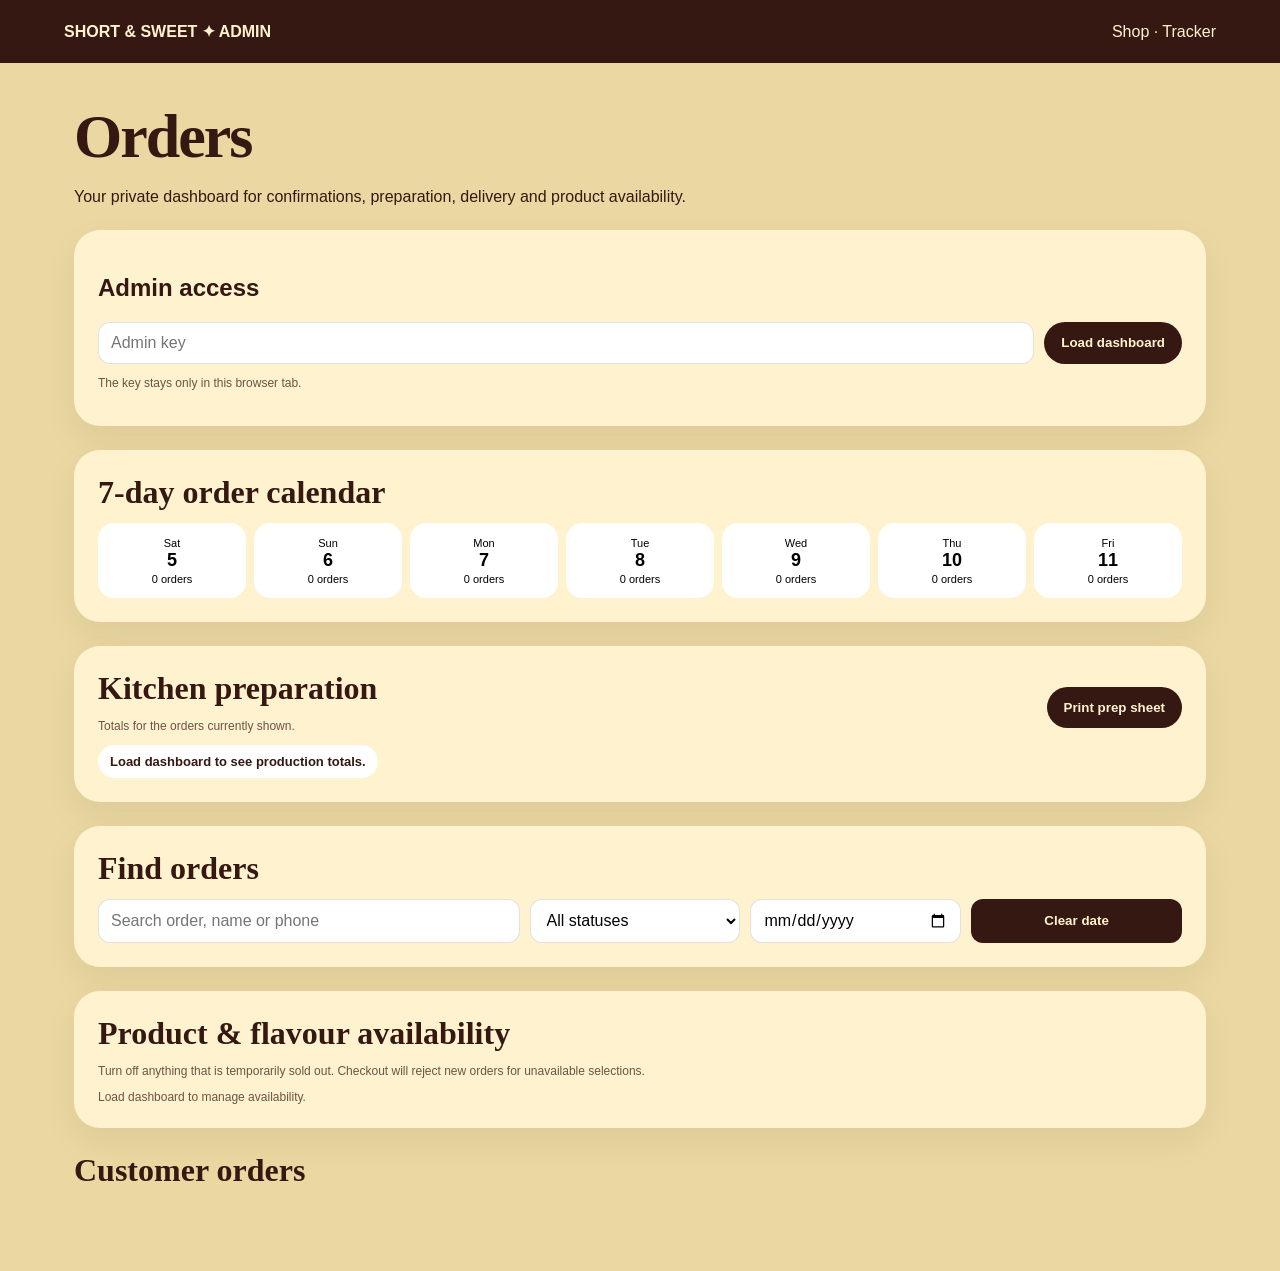
<file: admin.html>
<!doctype html>
<html lang="en"><head><meta charset="utf-8"><meta name="viewport" content="width=device-width,initial-scale=1">
<title>Short & Sweet — Orders Admin</title>
<link rel="icon" href="assets/favicon.svg?v=2" type="image/svg+xml">
<script src="config.js"></script>
<style>
:root{--brown:#351811;--gold:#d8b35d;--beige:#ead7a1;--cream:#fff2cf;--ok:#dfe8cf;--off:#ead3ca}
*{box-sizing:border-box}body{margin:0;font-family:Arial,sans-serif;background:var(--beige);color:var(--brown)}
header{background:var(--brown);color:var(--cream);padding:22px 5%;display:flex;justify-content:space-between;align-items:center;gap:16px}
header a{color:var(--cream);text-decoration:none}main{max-width:1180px;margin:auto;padding:38px 24px 70px}
h1{font-family:Georgia,'Times New Roman',serif;font-size:clamp(40px,6vw,62px);margin:0 0 6px;letter-spacing:-2px}
.panel{background:var(--cream);padding:24px;border-radius:26px;margin:24px 0;box-shadow:0 14px 34px #35181110}
.login{display:grid;grid-template-columns:1fr auto;gap:10px}.login input,.tools input,.tools select,.order input,.order textarea{padding:11px 12px;border:1px solid #35181122;border-radius:12px;background:#fff;font:inherit}
.primary{border:0;background:var(--brown);color:var(--cream);padding:13px 17px;border-radius:999px;font-weight:900;cursor:pointer}
.section-title{font-family:Georgia,serif;font-size:32px;margin:0 0 12px}.small{font-size:12px;opacity:.72}
.availability{display:grid;grid-template-columns:repeat(3,1fr);gap:10px}.availability .item{background:#fff;padding:14px;border-radius:16px;display:flex;justify-content:space-between;align-items:center;gap:10px}
.toggle{border:0;border-radius:999px;padding:8px 10px;font-weight:900;cursor:pointer}.on{background:var(--ok)}.off{background:var(--off)}.flavour-title{grid-column:1/-1;margin-top:12px;font-weight:900}
.calendar{display:grid;grid-template-columns:repeat(7,1fr);gap:8px}.day{border:0;background:#fff;border-radius:16px;padding:12px 8px;text-align:center;cursor:pointer}.day.active{background:var(--brown);color:var(--cream)}.day b{display:block;font-size:18px}.day span{font-size:11px}
.production{display:flex;flex-wrap:wrap;gap:8px}.production span{background:#fff;padding:9px 12px;border-radius:999px;font-weight:800;font-size:13px}
.tools{display:grid;grid-template-columns:2fr 1fr 1fr 1fr;gap:10px}.tools button{border:0;border-radius:12px;background:var(--brown);color:var(--cream);font-weight:900}
.grid{display:grid;grid-template-columns:repeat(2,1fr);gap:18px}.order{background:var(--cream);padding:24px;border-radius:24px;box-shadow:0 14px 34px #35181110}
.top{display:flex;justify-content:space-between;gap:12px}.badge{background:var(--gold);padding:7px 11px;border-radius:999px;font-size:12px;font-weight:900;height:max-content}
.details{line-height:1.7;margin:15px 0}.buttons{display:flex;gap:8px;flex-wrap:wrap}.buttons button,.buttons a{border:0;border-radius:999px;padding:10px 12px;font-weight:800;background:#fff;cursor:pointer;text-decoration:none;color:inherit}.buttons .active{background:var(--brown);color:var(--cream)}
.ops{display:grid;grid-template-columns:1fr 1fr;gap:8px;margin:12px 0}.order textarea{width:100%;min-height:64px;resize:vertical}
@media print{header,.login-panel,#availabilityPanel,#filterPanel,.buttons,.ops,.calendar-panel{display:none!important}body{background:#fff}.panel,.order{box-shadow:none;border:1px solid #ddd}.grid{grid-template-columns:1fr}.production span{border:1px solid #ddd}}
@media(max-width:900px){.tools,.ops{grid-template-columns:1fr}.calendar{grid-template-columns:repeat(4,1fr)}}
@media(max-width:760px){.grid,.availability{grid-template-columns:1fr}.login{grid-template-columns:1fr}.calendar{grid-template-columns:repeat(2,1fr)}}
</style></head>
<body><header><strong>SHORT & SWEET ✦ ADMIN</strong><div><a href="index.html">Shop</a> · <a href="track.html">Tracker</a></div></header>
<main>
<h1>Orders</h1><p>Your private dashboard for confirmations, preparation, delivery and product availability.</p>

<section class="panel login-panel"><h2>Admin access</h2><div class="login"><input id="key" type="password" placeholder="Admin key"><button class="primary" onclick="loadAll()">Load dashboard</button></div><p class="small">The key stays only in this browser tab.</p></section>
<div id="message"></div>

<section class="panel calendar-panel"><h2 class="section-title">7-day order calendar</h2><div id="calendar" class="calendar"></div></section>

<section class="panel"><div style="display:flex;justify-content:space-between;gap:12px;align-items:center;flex-wrap:wrap"><div><h2 class="section-title">Kitchen preparation</h2><p class="small">Totals for the orders currently shown.</p></div><button class="primary" onclick="window.print()">Print prep sheet</button></div><div id="production" class="production"><span>Load dashboard to see production totals.</span></div></section>

<section class="panel" id="filterPanel"><h2 class="section-title">Find orders</h2><div class="tools">
<input id="search" placeholder="Search order, name or phone" oninput="applyFilters()">
<select id="statusFilter" onchange="applyFilters()"><option value="">All statuses</option><option value="received">Received</option><option value="confirmed">Confirmed</option><option value="preparing">Preparing</option><option value="ready">Ready</option><option value="delivery">Out for delivery</option><option value="delivered">Delivered</option><option value="cancelled">Cancelled</option></select>
<input id="specificDate" type="date" onchange="selectSpecificDate()">
<button onclick="clearDate()">Clear date</button>
</div></section>

<section class="panel" id="availabilityPanel"><h2 class="section-title">Product & flavour availability</h2><p class="small">Turn off anything that is temporarily sold out. Checkout will reject new orders for unavailable selections.</p><div id="availability" class="availability"><div class="small">Load dashboard to manage availability.</div></div></section>

<h2 class="section-title">Customer orders</h2><div id="orders" class="grid"></div>
</main>
<script>
const API=(window.SHORT_SWEET_API||"").replace(/\/$/,""),WA=String(window.SHORT_SWEET_WHATSAPP||"971567708220").replace(/\D/g,"");
const statuses=[["confirmed","Confirmed"],["preparing","Preparing"],["ready","Ready"],["delivery","Out for delivery"],["delivered","Delivered"],["cancelled","Cancelled"]];
let adminKey="",allOrders=[],selectedDate="";
function esc(v){return String(v??"").replace(/[&<>"']/g,m=>({"&":"&amp;","<":"&lt;",">":"&gt;","\"":"&quot;","'":"&#039;"}[m]))}
function msg(t){document.getElementById("message").innerHTML='<div class="panel">'+t+'</div>'}
function localISO(d){const y=d.getFullYear(),m=String(d.getMonth()+1).padStart(2,"0"),day=String(d.getDate()).padStart(2,"0");return y+"-"+m+"-"+day}
function datePlus(n){const d=new Date();d.setDate(d.getDate()+n);return localISO(d)}
function wa(phone,text){return"https://wa.me/"+String(phone||"").replace(/\D/g,"")+"?text="+encodeURIComponent(text)}
async function loadAll(){if(!API){msg("The orders API is not connected yet. WhatsApp orders still work, but this dashboard needs the Cloudflare API URL in config.js.");return}adminKey=document.getElementById("key").value.trim();if(!adminKey){msg("Enter your admin key.");return}msg("Loading dashboard...");await Promise.all([loadOrders(),loadProducts()]);document.getElementById("message").innerHTML=""}
async function loadOrders(){try{const r=await fetch(API+"/admin/orders",{headers:{"X-Admin-Key":adminKey}}),d=await r.json();if(!r.ok)throw new Error(d.error||"Could not load orders.");allOrders=d.orders||[];renderCalendar();applyFilters()}catch(e){msg(esc(e.message||"Could not load orders."))}}
async function loadProducts(){try{const r=await fetch(API+"/products"),d=await r.json();if(!r.ok)throw new Error("Could not load products.");renderAvailability(d.products||[],d.flavours||[])}catch(e){document.getElementById("availability").innerHTML='<div class="small">'+esc(e.message)+'</div>'}}
async function updateOrder(id,body){const r=await fetch(API+"/admin/orders/"+encodeURIComponent(id),{method:"PATCH",headers:{"Content-Type":"application/json","X-Admin-Key":adminKey},body:JSON.stringify(body)}),d=await r.json();if(!r.ok){msg(esc(d.error||"Update failed."));return}await loadOrders()}
async function setAvailable(id,val){const r=await fetch(API+"/admin/products/"+encodeURIComponent(id),{method:"PATCH",headers:{"Content-Type":"application/json","X-Admin-Key":adminKey},body:JSON.stringify({available:val})}),d=await r.json();if(!r.ok){msg(esc(d.error||"Availability update failed."));return}loadProducts()}
function renderAvailability(ps,fs){const products=ps.map(p=>'<div class="item"><div><b>'+esc(p.name)+'</b><br><span class="small">AED '+esc(p.price)+'</span></div><button class="toggle '+(p.available?'on':'off')+'" onclick="setAvailable(\''+p.id+'\','+(!p.available)+')">'+(p.available?'Available':'Sold out')+'</button></div>').join("");const flavours=fs.length?'<div class="flavour-title">Flavours</div>'+fs.map(x=>'<div class="item"><b>'+esc(x.name)+'</b><button class="toggle '+(x.available?'on':'off')+'" onclick="setAvailable(\'flavour:'+x.id+'\','+(!x.available)+')">'+(x.available?'Available':'Unavailable')+'</button></div>').join(""):"";document.getElementById("availability").innerHTML=products+flavours}
function renderCalendar(){const root=document.getElementById("calendar");root.innerHTML=Array.from({length:7},(_,i)=>{const date=datePlus(i),count=allOrders.filter(o=>o.preferred_date===date&&o.status!=="cancelled").length,d=new Date();d.setDate(d.getDate()+i);return'<button class="day '+(selectedDate===date?'active':'')+'" onclick="chooseDate(\''+date+'\')"><span>'+d.toLocaleDateString("en-US",{weekday:"short"})+'</span><b>'+d.getDate()+'</b><span>'+count+' order'+(count===1?'':'s')+'</span></button>'}).join("")}
function chooseDate(d){selectedDate=d;document.getElementById("specificDate").value=d;renderCalendar();applyFilters()}
function selectSpecificDate(){selectedDate=document.getElementById("specificDate").value;renderCalendar();applyFilters()}
function clearDate(){selectedDate="";document.getElementById("specificDate").value="";renderCalendar();applyFilters()}
function applyFilters(){const q=(document.getElementById("search").value||"").trim().toLowerCase(),status=document.getElementById("statusFilter").value;const filtered=allOrders.filter(o=>{const hay=[o.order_number,o.customer_name,o.phone,o.email].join(" ").toLowerCase();return(!q||hay.includes(q))&&(!status||o.status===status)&&(!selectedDate||o.preferred_date===selectedDate)});renderOrders(filtered);renderProduction(filtered)}
function renderProduction(os){const active=os.filter(o=>!["cancelled","delivered"].includes(o.status)),counts=new Map();for(const o of active)for(const it of o.items||[]){const key=it.name||it.sku||"Item";counts.set(key,(counts.get(key)||0)+Number(it.qty||0));for(const f of it.flavours||[]){const fk="↳ "+(f.name||f.id);counts.set(fk,(counts.get(fk)||0)+1)}}document.getElementById("production").innerHTML=counts.size?[...counts].map(([k,v])=>'<span>'+esc(v)+' × '+esc(k)+'</span>').join(""):'<span>No active items for this view.</span>'}
function saveOps(id){const fee=document.getElementById("fee-"+id),note=document.getElementById("note-"+id);updateOrder(id,{delivery_fee:Number(fee?.value||0),admin_note:note?.value||""})}
function statusMessage(o,status){const n=o.customer_name||"there",num=o.order_number;const map={confirmed:"Hi "+n+"! Your Short & Sweet order #"+num+" is confirmed ✨ We’ll keep you updated here.",preparing:"Hi "+n+"! Your order #"+num+" is now being prepared 🍪",ready:"Hi "+n+"! Your order #"+num+" is ready 🤎",delivery:"Hi "+n+"! Your order #"+num+" is out for delivery 🏃🍪",delivered:"Hi "+n+"! Your order #"+num+" has been delivered. Enjoyyy! 🤎"};return map[status]||("Hi "+n+"! Here’s an update on order #"+num+".")}
function renderOrders(os){const root=document.getElementById("orders");if(!os.length){root.innerHTML='<div class="panel">No matching orders.</div>';return}root.innerHTML=os.map(o=>{const items=(o.items||[]).map(x=>x.qty+" × "+(x.name||x.sku)+(x.flavours?.length?" — "+x.flavours.map(f=>f.name||f.id).join(" / "):"")).join(", ");const subtotal=Number(o.subtotal_aed??o.total_aed??0),fee=Number(o.delivery_fee||0),grand=subtotal+fee;let extras=[];if(o.preferred_date)extras.push("Date: "+o.preferred_date+(o.preferred_time?" · "+o.preferred_time:""));if(o.delivery_address)extras.push("Address: "+o.delivery_address);if(o.is_gift)extras.push("Gift for "+(o.recipient_name||"recipient")+(o.recipient_phone?" · "+o.recipient_phone:""));const quick=statuses.filter(s=>!["cancelled"].includes(s[0])).map(st=>'<a target="_blank" rel="noopener" href="'+esc(wa(o.phone,statusMessage(o,st[0])))+'">Message: '+st[1]+'</a>').join("");return'<article class="order"><div class="top"><div><b>Order #'+esc(o.order_number)+'</b><br><small>'+esc(o.customer_name)+' · '+esc(o.phone)+'</small></div><span class="badge">'+esc((o.status||"received").toUpperCase())+'</span></div><div class="details"><b>'+esc((o.fulfillment_type||"delivery").toUpperCase())+'</b><br>'+esc(items)+'<br><b>Subtotal AED '+esc(subtotal)+'</b>'+(fee?'<br><b>Delivery AED '+esc(fee)+' · Total AED '+esc(grand)+'</b>':'')+'<br><span class="small">'+esc(o.email||"")+(o.notes?'<br>Customer notes: '+esc(o.notes):"")+(extras.length?'<br>'+esc(extras.join(" · ")):"")+(o.gift_message?'<br>Gift message: '+esc(o.gift_message):"")+'</span></div><div class="ops"><label><span class="small">Delivery fee AED</span><input id="fee-'+esc(o.order_number)+'" type="number" min="0" step="1" value="'+esc(fee)+'"></label><label><span class="small">Admin / kitchen note</span><textarea id="note-'+esc(o.order_number)+'">'+esc(o.admin_note||"")+'</textarea></label></div><div class="buttons"><button onclick="saveOps(\''+o.order_number+'\')">Save fee/note</button>'+statuses.map(st=>'<button class="'+(o.status===st[0]?'active':'')+'" onclick="updateOrder(\''+o.order_number+'\',{status:\''+st[0]+'\'})">'+st[1]+'</button>').join("")+'</div><div class="buttons" style="margin-top:10px"><a target="_blank" rel="noopener" href="'+esc(wa(o.phone,"Hi "+(o.customer_name||"")+"! About your Short & Sweet order #"+o.order_number+": "))+'">WhatsApp customer</a>'+quick+'</div></article>'}).join("")}
renderCalendar();
</script></body></html>
</file>
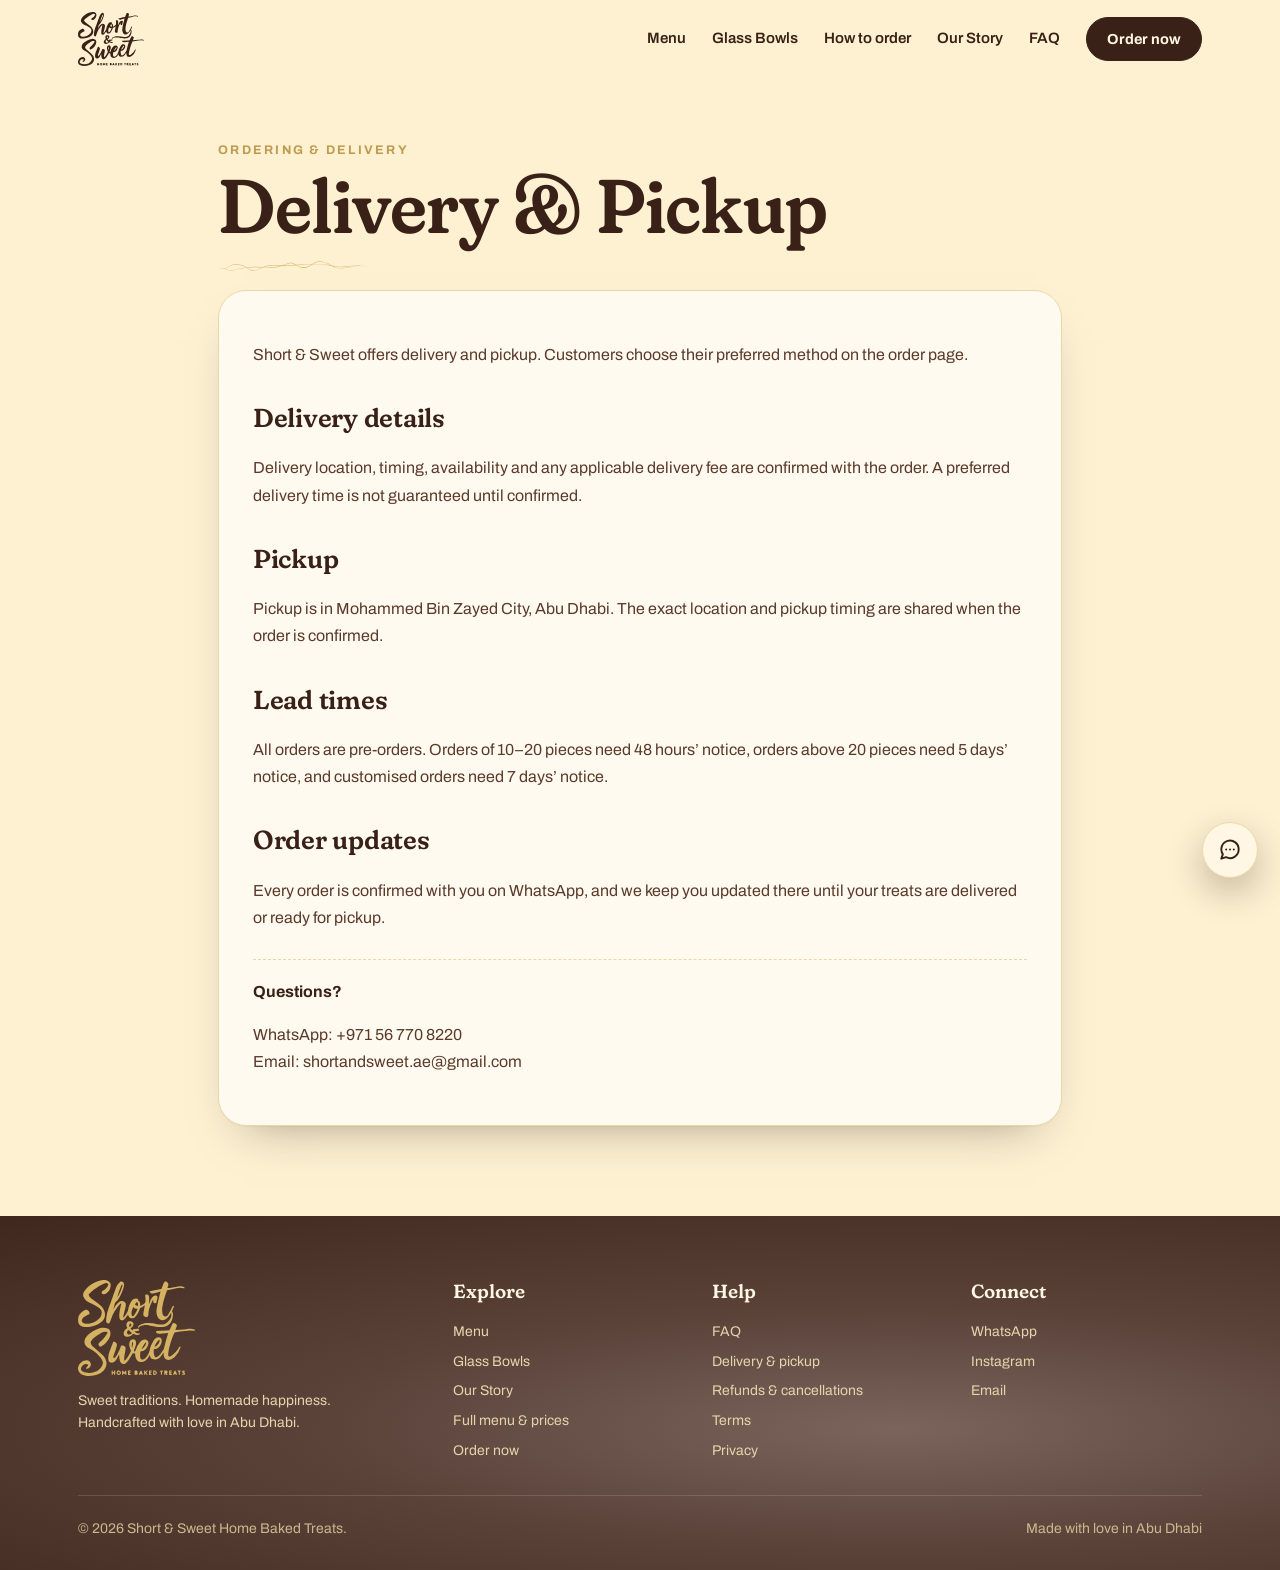
<file: delivery.html>
<!doctype html>
<html lang="en">
<head>
<meta charset="utf-8">
<meta name="viewport" content="width=device-width,initial-scale=1">
<meta name="theme-color" content="#fdf1d2">
<title>Delivery Policy — Short & Sweet</title>
<link rel="icon" href="assets/favicon.svg?v=2" type="image/svg+xml"><link rel="icon" href="assets/favicon-32.png?v=2" type="image/png" sizes="32x32"><link rel="apple-touch-icon" href="assets/apple-touch-icon.png?v=2">
<link rel="preconnect" href="https://fonts.googleapis.com">
<link rel="preconnect" href="https://fonts.gstatic.com" crossorigin>
<link href="https://fonts.googleapis.com/css2?family=Archivo:wght@400;500;600;700;800&family=Fraunces:ital,opsz,wght,SOFT,WONK@0,9..144,400..800,0..100,0..1;1,9..144,400..800,0..100,0..1&display=swap" rel="stylesheet">
<link rel="stylesheet" href="assets/site.css">
<script src="config.js"></script><script defer src="analytics.js"></script><script defer src="assets/site.js"></script><script defer>
document.addEventListener("DOMContentLoaded",()=>{const z=window.SHORT_SWEET_DELIVERY_ZONES||[],el=document.getElementById("deliveryZones");if(z.length&&el){el.innerHTML="<h2>Delivery areas & fees</h2><ul>"+z.map(x=>"<li>"+String(x.name||"")+" — AED "+Number(x.fee||0)+"</li>").join("")+"</ul>"}})
</script>
</head>
<body class="has-mobile-order">
<nav class="site-nav"><div class="wrap nav">
  <a class="brand" href="index.html" aria-label="Short & Sweet home"><img src="assets/logo-brown.svg" alt="Short & Sweet Home Baked Treats"></a>
  <div class="links"><a href="index.html#menu">Menu</a><a href="index.html#bowls">Glass Bowls</a><a href="index.html#how">How to order</a><a href="our-story.html">Our Story</a><a href="index.html#faq">FAQ</a><a class="btn" href="checkout.html">Order now</a></div>
  <button class="menu-btn" aria-label="Open menu" aria-expanded="false" aria-controls="mobileMenu"><svg viewBox="0 0 24 24" fill="none" stroke="currentColor" stroke-width="2" stroke-linecap="round"><path d="M4 7h16M4 12h16M4 17h10"/></svg></button>
</div></nav>
<div id="mobileMenu" class="mobile-menu"><a href="index.html">Home</a><a href="index.html#menu">Menu</a><a href="our-story.html">Our Story</a><a href="index.html#faq">FAQ</a><a href="checkout.html">Order now</a></div>
<main class="wrap" style="max-width:900px">
<header class="page-hero"><div class="eyebrow">Ordering & delivery</div><h1>Delivery & Pickup</h1><img class="swirl" src="assets/swirl.svg" alt=""></header>
<article class="page-card"><p>Short & Sweet offers delivery and pickup. Customers choose their preferred method on the order page.</p><h2>Delivery details</h2><p>Delivery location, timing, availability and any applicable delivery fee are confirmed with the order. A preferred delivery time is not guaranteed until confirmed.</p><div id="deliveryZones"></div><h2>Pickup</h2><p>Pickup is in Mohammed Bin Zayed City, Abu Dhabi. The exact location and pickup timing are shared when the order is confirmed.</p><h2>Lead times</h2><p>All orders are pre-orders. Orders of 10–20 pieces need 48 hours’ notice, orders above 20 pieces need 5 days’ notice, and customised orders need 7 days’ notice.</p><h2>Order updates</h2><p>Every order is confirmed with you on WhatsApp, and we keep you updated there until your treats are delivered or ready for pickup.</p><div class="contact" style="margin-top:28px;padding-top:20px;border-top:1px dashed var(--line)"><b>Questions?</b><p>WhatsApp: <a href="https://wa.me/971567708220">+971 56 770 8220</a><br>Email: <a href="mailto:shortandsweet.ae@gmail.com">shortandsweet.ae@gmail.com</a></p></div></article>
</main>
<footer class="site-footer"><div class="wrap">
  <div class="footer-grid">
    <div><img class="logo" src="assets/logo.svg" alt="Short & Sweet Home Baked Treats"><p>Sweet traditions. Homemade happiness.<br>Handcrafted with love in Abu Dhabi.</p></div>
    <div class="footer-links"><strong>Explore</strong><a href="index.html#menu">Menu</a><a href="index.html#bowls">Glass Bowls</a><a href="our-story.html">Our Story</a><a href="products.html">Full menu &amp; prices</a><a href="checkout.html">Order now</a></div>
    <div class="footer-links"><strong>Help</strong><a href="index.html#faq">FAQ</a><a href="delivery.html">Delivery &amp; pickup</a><a href="refunds.html">Refunds &amp; cancellations</a><a href="terms.html">Terms</a><a href="privacy.html">Privacy</a></div>
    <div class="footer-links"><strong>Connect</strong><a href="https://wa.me/971567708220" target="_blank" rel="noopener">WhatsApp</a><a href="https://www.instagram.com/shortnsweet.ae/" target="_blank" rel="noopener">Instagram</a><a href="mailto:shortandsweet.ae@gmail.com">Email</a></div>
  </div>
  <div class="footer-bottom"><span>© <span data-year>2026</span> Short &amp; Sweet Home Baked Treats.</span><span>Made with love in Abu Dhabi</span></div>
</div></footer>
<a class="wa-float" aria-label="Chat on WhatsApp" href="https://wa.me/971567708220?text=Hi%20Short%20%26%20Sweet!" target="_blank" rel="noopener"><svg viewBox="0 0 24 24" fill="none" stroke="currentColor" stroke-width="1.8" stroke-linecap="round" stroke-linejoin="round"><path d="M20 11.5a8 8 0 0 1-11.6 7.1L4 20l1.4-4.2A8 8 0 1 1 20 11.5z"/><path d="M8.5 11.5h.01M12 11.5h.01M15.5 11.5h.01"/></svg></a>
<a class="mobile-order" href="checkout.html">Start your order</a>
</body>
</html>
</file>
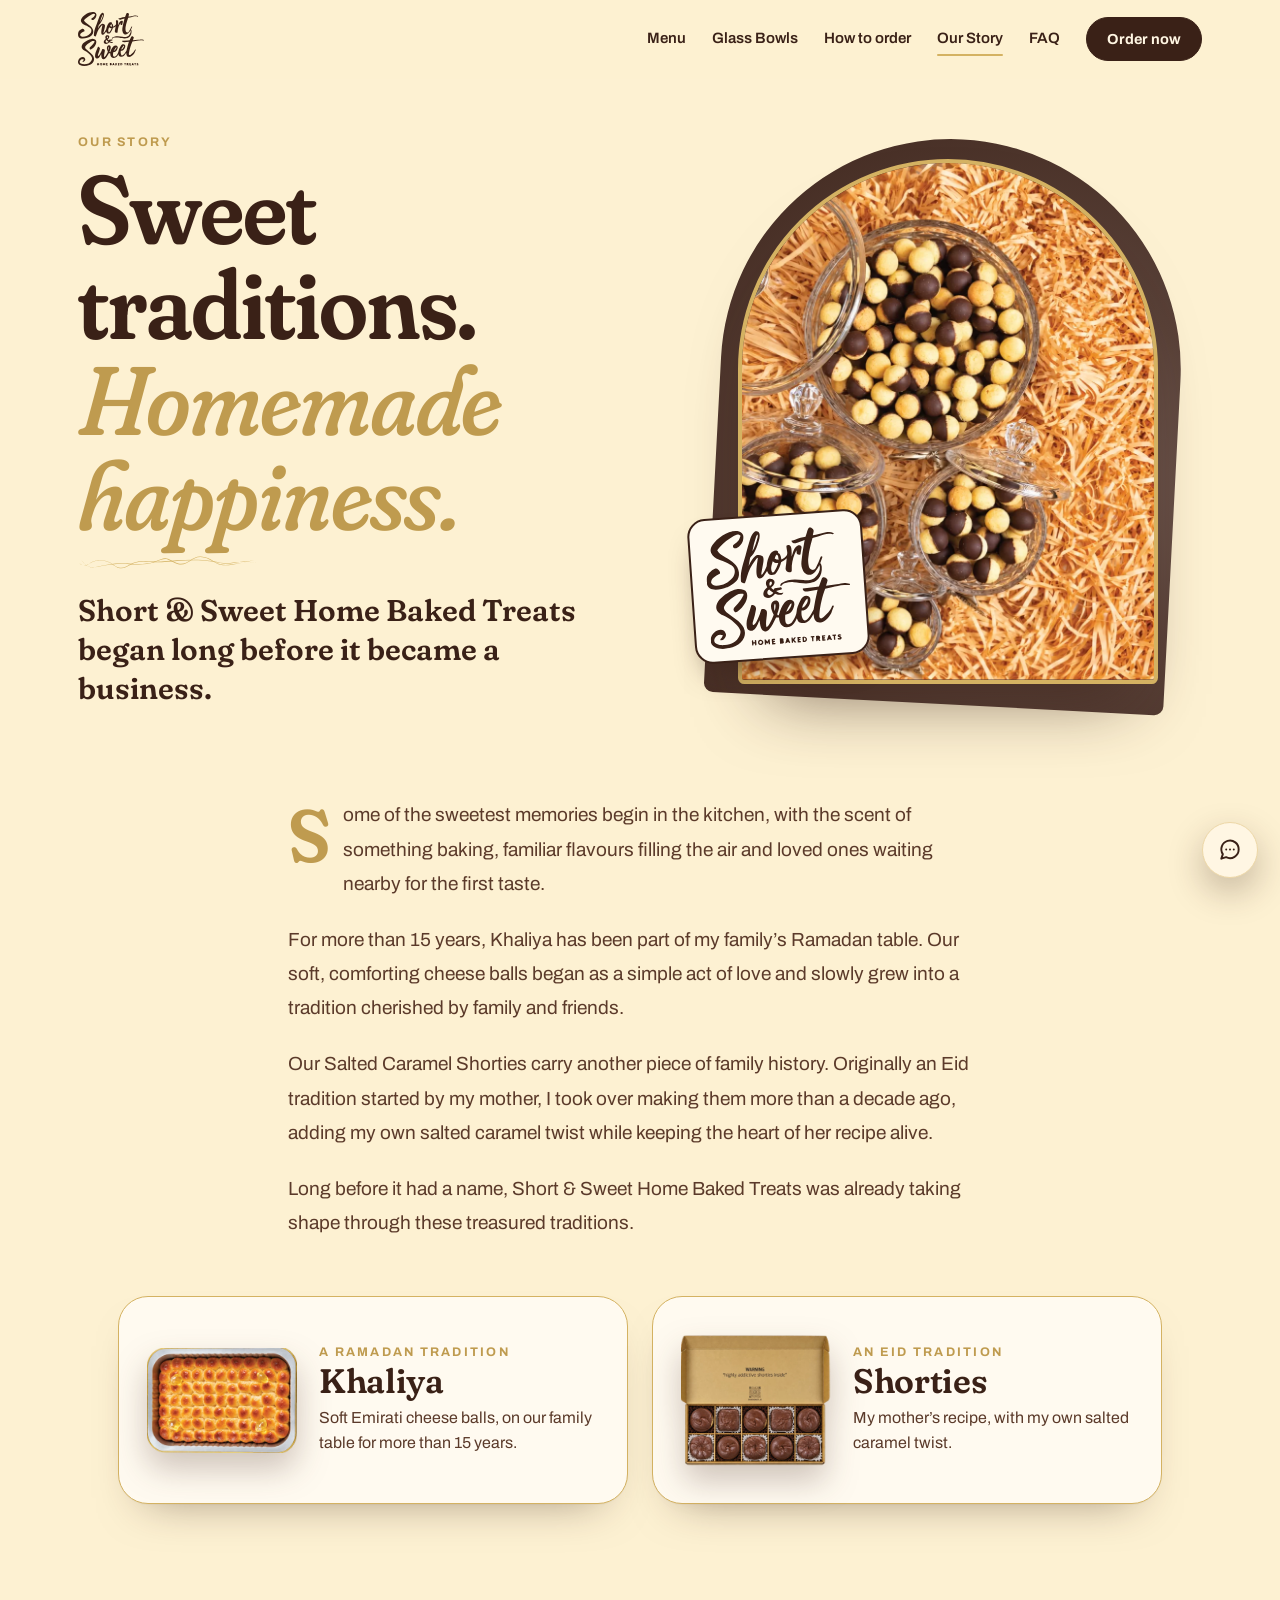
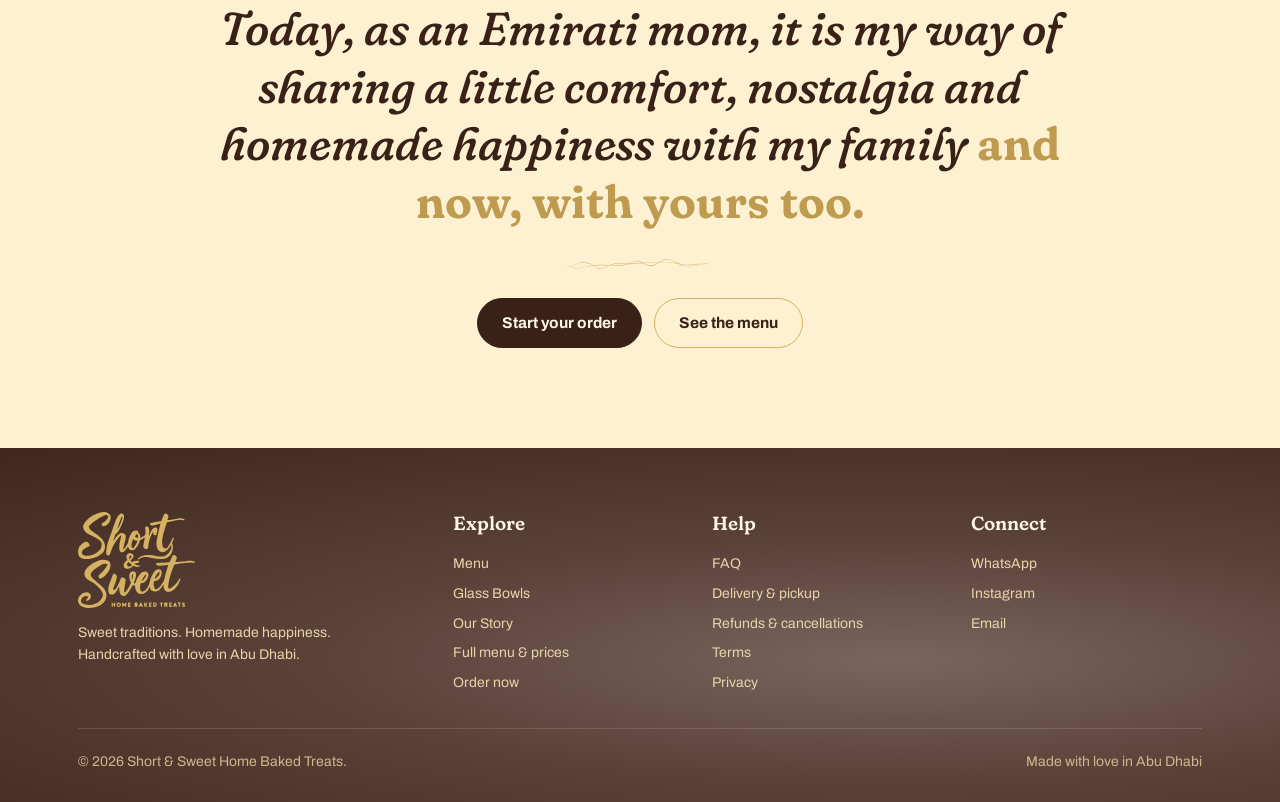
<file: our-story.html>
<!doctype html>
<html lang="en">
<head>
<meta charset="utf-8">
<meta name="viewport" content="width=device-width,initial-scale=1">
<meta name="theme-color" content="#fdf1d2">
<meta name="description" content="How Short & Sweet Home Baked Treats began — Khaliya from the family Ramadan table and Salted Caramel Shorties from a mother-to-daughter Eid tradition.">
<title>Our Story — Short & Sweet</title>
<link rel="icon" href="assets/favicon.svg?v=2" type="image/svg+xml"><link rel="icon" href="assets/favicon-32.png?v=2" type="image/png" sizes="32x32"><link rel="apple-touch-icon" href="assets/apple-touch-icon.png?v=2">
<link rel="preconnect" href="https://fonts.googleapis.com">
<link rel="preconnect" href="https://fonts.gstatic.com" crossorigin>
<link href="https://fonts.googleapis.com/css2?family=Archivo:wght@400;500;600;700;800&family=Fraunces:ital,opsz,wght,SOFT,WONK@0,9..144,400..800,0..100,0..1;1,9..144,400..800,0..100,0..1&display=swap" rel="stylesheet">
<link rel="stylesheet" href="assets/site.css">
<script src="config.js"></script><script defer src="analytics.js"></script><script defer src="assets/site.js"></script>
<style>
.story-hero{display:grid;grid-template-columns:1.05fr .95fr;gap:56px;align-items:center;padding:56px 28px 70px}
.story-hero h1{font-size:clamp(52px,7.6vw,100px);line-height:.98;margin:12px 0 10px}
.story-hero h1 em{font-style:italic;font-weight:500;color:var(--gold-2)}
.story-hero .swirl{width:180px;height:16px;margin:4px 0 22px}
.story-hero .lead{font:600 clamp(22px,2.6vw,30px)/1.3 var(--display);font-variation-settings:"SOFT" 100,"WONK" 1;margin:0;max-width:560px}
.story-photo{position:relative;justify-self:center;width:min(100%,460px);padding:20px}
.story-photo::before{content:"";position:absolute;inset:0;border-radius:999px 999px 40px 40px;background:var(--brown-grad);transform:rotate(3deg)}
.story-photo .arch{position:relative;aspect-ratio:4/5;border-radius:999px 999px 30px 30px;overflow:hidden;border:4px solid var(--gold);box-shadow:0 40px 70px -30px rgba(58,33,23,.65)}
.story-photo .arch img{width:100%;height:100%;object-fit:cover;object-position:60% 50%}
.story-photo .logo-card{position:absolute;left:-6%;bottom:8%;width:38%;background:var(--card);border:2px solid var(--brown);border-radius:18px;padding:12px 14px;box-shadow:0 18px 30px -14px rgba(58,33,23,.7);transform:rotate(-4deg)}
.story-body{max-width:760px;margin:0 auto;padding:0 28px}
.story-body p{font-size:19px;line-height:1.8;color:var(--brown-2);margin:0 0 22px}
.story-body p.first::first-letter{float:left;font:600 74px/.82 var(--display);font-variation-settings:"SOFT" 100,"WONK" 1;color:var(--gold-2);margin:8px 12px 0 0}
.traditions{display:grid;grid-template-columns:1fr 1fr;gap:24px;margin:56px auto 0;max-width:1100px;padding:0 28px}
.tradition{background:var(--card);border:1.5px solid var(--gold);border-radius:30px;padding:28px;box-shadow:var(--shadow);display:grid;grid-template-columns:auto 1fr;gap:22px;align-items:center}
.tradition img{width:150px;height:150px;object-fit:contain;filter:drop-shadow(0 16px 16px rgba(58,33,23,.25))}
.tradition .eyebrow{margin-bottom:4px}
.tradition h2{font-size:34px;margin:0 0 6px;line-height:1.05}
.tradition p{margin:0;color:var(--brown-2)}
.closing{text-align:center;padding:96px 28px 100px}
.closing blockquote{margin:0 auto;max-width:860px;font:500 clamp(28px,3.8vw,46px)/1.25 var(--display);font-variation-settings:"SOFT" 100,"WONK" 1;font-style:italic}
.closing blockquote b{font-weight:650;font-style:normal;color:var(--gold-2)}
.closing .swirl{margin:26px auto}
.closing .actions{justify-content:center}
@media(max-width:960px){
  .story-hero{grid-template-columns:1fr;padding:34px 28px 60px;gap:34px}
  .traditions{grid-template-columns:1fr}
}
@media(max-width:620px){
  .story-hero{padding:26px 18px 50px}
  .story-body,.traditions{padding:0 18px}
  .story-body p{font-size:17.5px}
  .tradition{grid-template-columns:1fr;justify-items:center;text-align:center;padding:24px 20px}
  .tradition img{width:130px;height:130px}
}
</style>
</head>
<body class="has-mobile-order">
<nav class="site-nav"><div class="wrap nav">
  <a class="brand" href="index.html" aria-label="Short & Sweet home"><img src="assets/logo-brown.svg" alt="Short & Sweet Home Baked Treats"></a>
  <div class="links"><a href="index.html#menu">Menu</a><a href="index.html#bowls">Glass Bowls</a><a href="index.html#how">How to order</a><a href="our-story.html" aria-current="page">Our Story</a><a href="index.html#faq">FAQ</a><a class="btn" href="checkout.html">Order now</a></div>
  <button class="menu-btn" aria-label="Open menu" aria-expanded="false" aria-controls="mobileMenu"><svg viewBox="0 0 24 24" fill="none" stroke="currentColor" stroke-width="2" stroke-linecap="round"><path d="M4 7h16M4 12h16M4 17h10"/></svg></button>
</div></nav>
<div id="mobileMenu" class="mobile-menu"><a href="index.html">Home</a><a href="index.html#menu">Menu</a><a href="our-story.html">Our Story</a><a href="index.html#faq">FAQ</a><a href="checkout.html">Order now</a></div>
<main>
<section class="wrap story-hero" style="padding-top:56px">
  <div>
    <div class="eyebrow">Our story</div>
    <h1>Sweet traditions. <em>Homemade happiness.</em></h1>
    <img class="swirl" src="assets/swirl.svg" alt="">
    <p class="lead">Short &amp; Sweet Home Baked Treats began long before it became a business.</p>
  </div>
  <div class="story-photo">
    <div class="arch"><img src="assets/hero-bowls.webp" alt="Glass bowls of chocolate-dipped Shortie Pops"></div>
    <img class="logo-card" src="assets/logo-brown.svg" alt="">
  </div>
</section>

<section style="padding:20px 0 0">
  <div class="story-body reveal">
    <p class="first">Some of the sweetest memories begin in the kitchen, with the scent of something baking, familiar flavours filling the air and loved ones waiting nearby for the first taste.</p>
    <p>For more than 15 years, Khaliya has been part of my family’s Ramadan table. Our soft, comforting cheese balls began as a simple act of love and slowly grew into a tradition cherished by family and friends.</p>
    <p>Our Salted Caramel Shorties carry another piece of family history. Originally an Eid tradition started by my mother, I took over making them more than a decade ago, adding my own salted caramel twist while keeping the heart of her recipe alive.</p>
    <p>Long before it had a name, Short &amp; Sweet Home Baked Treats was already taking shape through these treasured traditions.</p>
  </div>
  <div class="traditions reveal">
    <article class="tradition"><img src="assets/products/khaliya-family.webp" alt="Family tray of Khaliya" loading="lazy"><div><div class="eyebrow">A Ramadan tradition</div><h2>Khaliya</h2><p>Soft Emirati cheese balls, on our family table for more than 15 years.</p></div></article>
    <article class="tradition"><img src="assets/products/shorties-box10.webp" alt="Box of 10 Salted Caramel Shorties" loading="lazy"><div><div class="eyebrow">An Eid tradition</div><h2>Shorties</h2><p>My mother’s recipe, with my own salted caramel twist.</p></div></article>
  </div>
</section>

<section class="closing reveal">
  <blockquote>Today, as an Emirati mom, it is my way of sharing a little comfort, nostalgia and homemade happiness with my family <b>and now, with yours too.</b></blockquote>
  <img class="swirl" src="assets/swirl.svg" alt="">
  <div class="actions"><a class="btn" href="checkout.html">Start your order</a><a class="btn ghost" href="index.html#menu">See the menu</a></div>
</section>
</main>
<footer class="site-footer"><div class="wrap">
  <div class="footer-grid">
    <div><img class="logo" src="assets/logo.svg" alt="Short & Sweet Home Baked Treats"><p>Sweet traditions. Homemade happiness.<br>Handcrafted with love in Abu Dhabi.</p></div>
    <div class="footer-links"><strong>Explore</strong><a href="index.html#menu">Menu</a><a href="index.html#bowls">Glass Bowls</a><a href="our-story.html">Our Story</a><a href="products.html">Full menu &amp; prices</a><a href="checkout.html">Order now</a></div>
    <div class="footer-links"><strong>Help</strong><a href="index.html#faq">FAQ</a><a href="delivery.html">Delivery &amp; pickup</a><a href="refunds.html">Refunds &amp; cancellations</a><a href="terms.html">Terms</a><a href="privacy.html">Privacy</a></div>
    <div class="footer-links"><strong>Connect</strong><a href="https://wa.me/971567708220" target="_blank" rel="noopener">WhatsApp</a><a href="https://www.instagram.com/shortnsweet.ae/" target="_blank" rel="noopener">Instagram</a><a href="mailto:shortandsweet.ae@gmail.com">Email</a></div>
  </div>
  <div class="footer-bottom"><span>© <span data-year>2026</span> Short &amp; Sweet Home Baked Treats.</span><span>Made with love in Abu Dhabi</span></div>
</div></footer>
<a class="wa-float" aria-label="Chat on WhatsApp" href="https://wa.me/971567708220?text=Hi%20Short%20%26%20Sweet!" target="_blank" rel="noopener"><svg viewBox="0 0 24 24" fill="none" stroke="currentColor" stroke-width="1.8" stroke-linecap="round" stroke-linejoin="round"><path d="M20 11.5a8 8 0 0 1-11.6 7.1L4 20l1.4-4.2A8 8 0 1 1 20 11.5z"/><path d="M8.5 11.5h.01M12 11.5h.01M15.5 11.5h.01"/></svg></a>
<a class="mobile-order" href="checkout.html">Start your order</a>
</body>
</html>
</file>
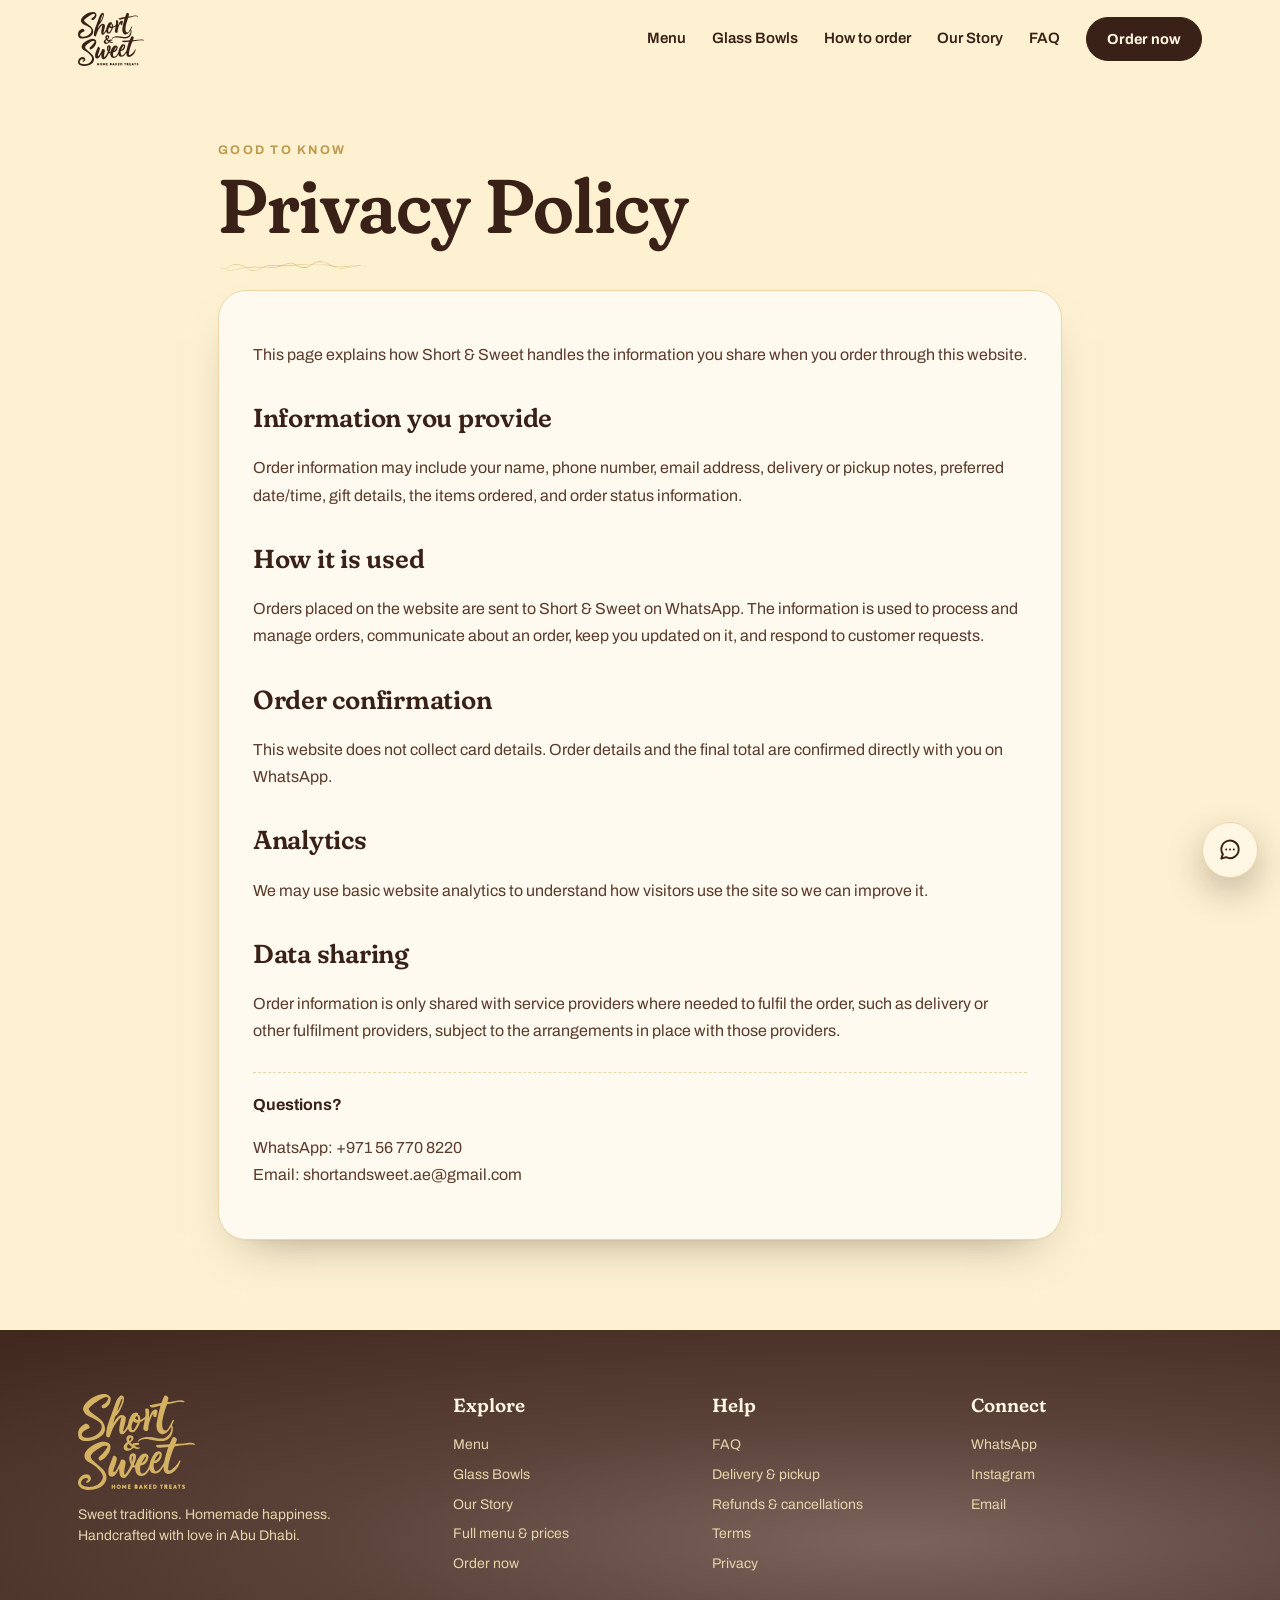
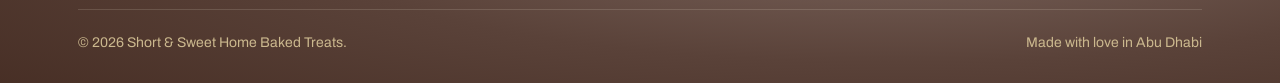
<file: privacy.html>
<!doctype html>
<html lang="en">
<head>
<meta charset="utf-8">
<meta name="viewport" content="width=device-width,initial-scale=1">
<meta name="theme-color" content="#fdf1d2">
<title>Privacy Policy — Short & Sweet</title>
<link rel="icon" href="assets/favicon.svg?v=2" type="image/svg+xml"><link rel="icon" href="assets/favicon-32.png?v=2" type="image/png" sizes="32x32"><link rel="apple-touch-icon" href="assets/apple-touch-icon.png?v=2">
<link rel="preconnect" href="https://fonts.googleapis.com">
<link rel="preconnect" href="https://fonts.gstatic.com" crossorigin>
<link href="https://fonts.googleapis.com/css2?family=Archivo:wght@400;500;600;700;800&family=Fraunces:ital,opsz,wght,SOFT,WONK@0,9..144,400..800,0..100,0..1;1,9..144,400..800,0..100,0..1&display=swap" rel="stylesheet">
<link rel="stylesheet" href="assets/site.css">
<script src="config.js"></script><script defer src="analytics.js"></script><script defer src="assets/site.js"></script>
</head>
<body class="has-mobile-order">
<nav class="site-nav"><div class="wrap nav">
  <a class="brand" href="index.html" aria-label="Short & Sweet home"><img src="assets/logo-brown.svg" alt="Short & Sweet Home Baked Treats"></a>
  <div class="links"><a href="index.html#menu">Menu</a><a href="index.html#bowls">Glass Bowls</a><a href="index.html#how">How to order</a><a href="our-story.html">Our Story</a><a href="index.html#faq">FAQ</a><a class="btn" href="checkout.html">Order now</a></div>
  <button class="menu-btn" aria-label="Open menu" aria-expanded="false" aria-controls="mobileMenu"><svg viewBox="0 0 24 24" fill="none" stroke="currentColor" stroke-width="2" stroke-linecap="round"><path d="M4 7h16M4 12h16M4 17h10"/></svg></button>
</div></nav>
<div id="mobileMenu" class="mobile-menu"><a href="index.html">Home</a><a href="index.html#menu">Menu</a><a href="our-story.html">Our Story</a><a href="index.html#faq">FAQ</a><a href="checkout.html">Order now</a></div>
<main class="wrap" style="max-width:900px">
<header class="page-hero"><div class="eyebrow">Good to know</div><h1>Privacy Policy</h1><img class="swirl" src="assets/swirl.svg" alt=""></header>
<article class="page-card"><p>This page explains how Short & Sweet handles the information you share when you order through this website.</p><h2>Information you provide</h2><p>Order information may include your name, phone number, email address, delivery or pickup notes, preferred date/time, gift details, the items ordered, and order status information.</p><h2>How it is used</h2><p>Orders placed on the website are sent to Short &amp; Sweet on WhatsApp. The information is used to process and manage orders, communicate about an order, keep you updated on it, and respond to customer requests.</p><h2>Order confirmation</h2><p>This website does not collect card details. Order details and the final total are confirmed directly with you on WhatsApp.</p><h2>Analytics</h2><p>We may use basic website analytics to understand how visitors use the site so we can improve it.</p><h2>Data sharing</h2><p>Order information is only shared with service providers where needed to fulfil the order, such as delivery or other fulfilment providers, subject to the arrangements in place with those providers.</p><div class="contact" style="margin-top:28px;padding-top:20px;border-top:1px dashed var(--line)"><b>Questions?</b><p>WhatsApp: <a href="https://wa.me/971567708220">+971 56 770 8220</a><br>Email: <a href="mailto:shortandsweet.ae@gmail.com">shortandsweet.ae@gmail.com</a></p></div></article>
</main>
<footer class="site-footer"><div class="wrap">
  <div class="footer-grid">
    <div><img class="logo" src="assets/logo.svg" alt="Short & Sweet Home Baked Treats"><p>Sweet traditions. Homemade happiness.<br>Handcrafted with love in Abu Dhabi.</p></div>
    <div class="footer-links"><strong>Explore</strong><a href="index.html#menu">Menu</a><a href="index.html#bowls">Glass Bowls</a><a href="our-story.html">Our Story</a><a href="products.html">Full menu &amp; prices</a><a href="checkout.html">Order now</a></div>
    <div class="footer-links"><strong>Help</strong><a href="index.html#faq">FAQ</a><a href="delivery.html">Delivery &amp; pickup</a><a href="refunds.html">Refunds &amp; cancellations</a><a href="terms.html">Terms</a><a href="privacy.html">Privacy</a></div>
    <div class="footer-links"><strong>Connect</strong><a href="https://wa.me/971567708220" target="_blank" rel="noopener">WhatsApp</a><a href="https://www.instagram.com/shortnsweet.ae/" target="_blank" rel="noopener">Instagram</a><a href="mailto:shortandsweet.ae@gmail.com">Email</a></div>
  </div>
  <div class="footer-bottom"><span>© <span data-year>2026</span> Short &amp; Sweet Home Baked Treats.</span><span>Made with love in Abu Dhabi</span></div>
</div></footer>
<a class="wa-float" aria-label="Chat on WhatsApp" href="https://wa.me/971567708220?text=Hi%20Short%20%26%20Sweet!" target="_blank" rel="noopener"><svg viewBox="0 0 24 24" fill="none" stroke="currentColor" stroke-width="1.8" stroke-linecap="round" stroke-linejoin="round"><path d="M20 11.5a8 8 0 0 1-11.6 7.1L4 20l1.4-4.2A8 8 0 1 1 20 11.5z"/><path d="M8.5 11.5h.01M12 11.5h.01M15.5 11.5h.01"/></svg></a>
<a class="mobile-order" href="checkout.html">Start your order</a>
</body>
</html>
</file>
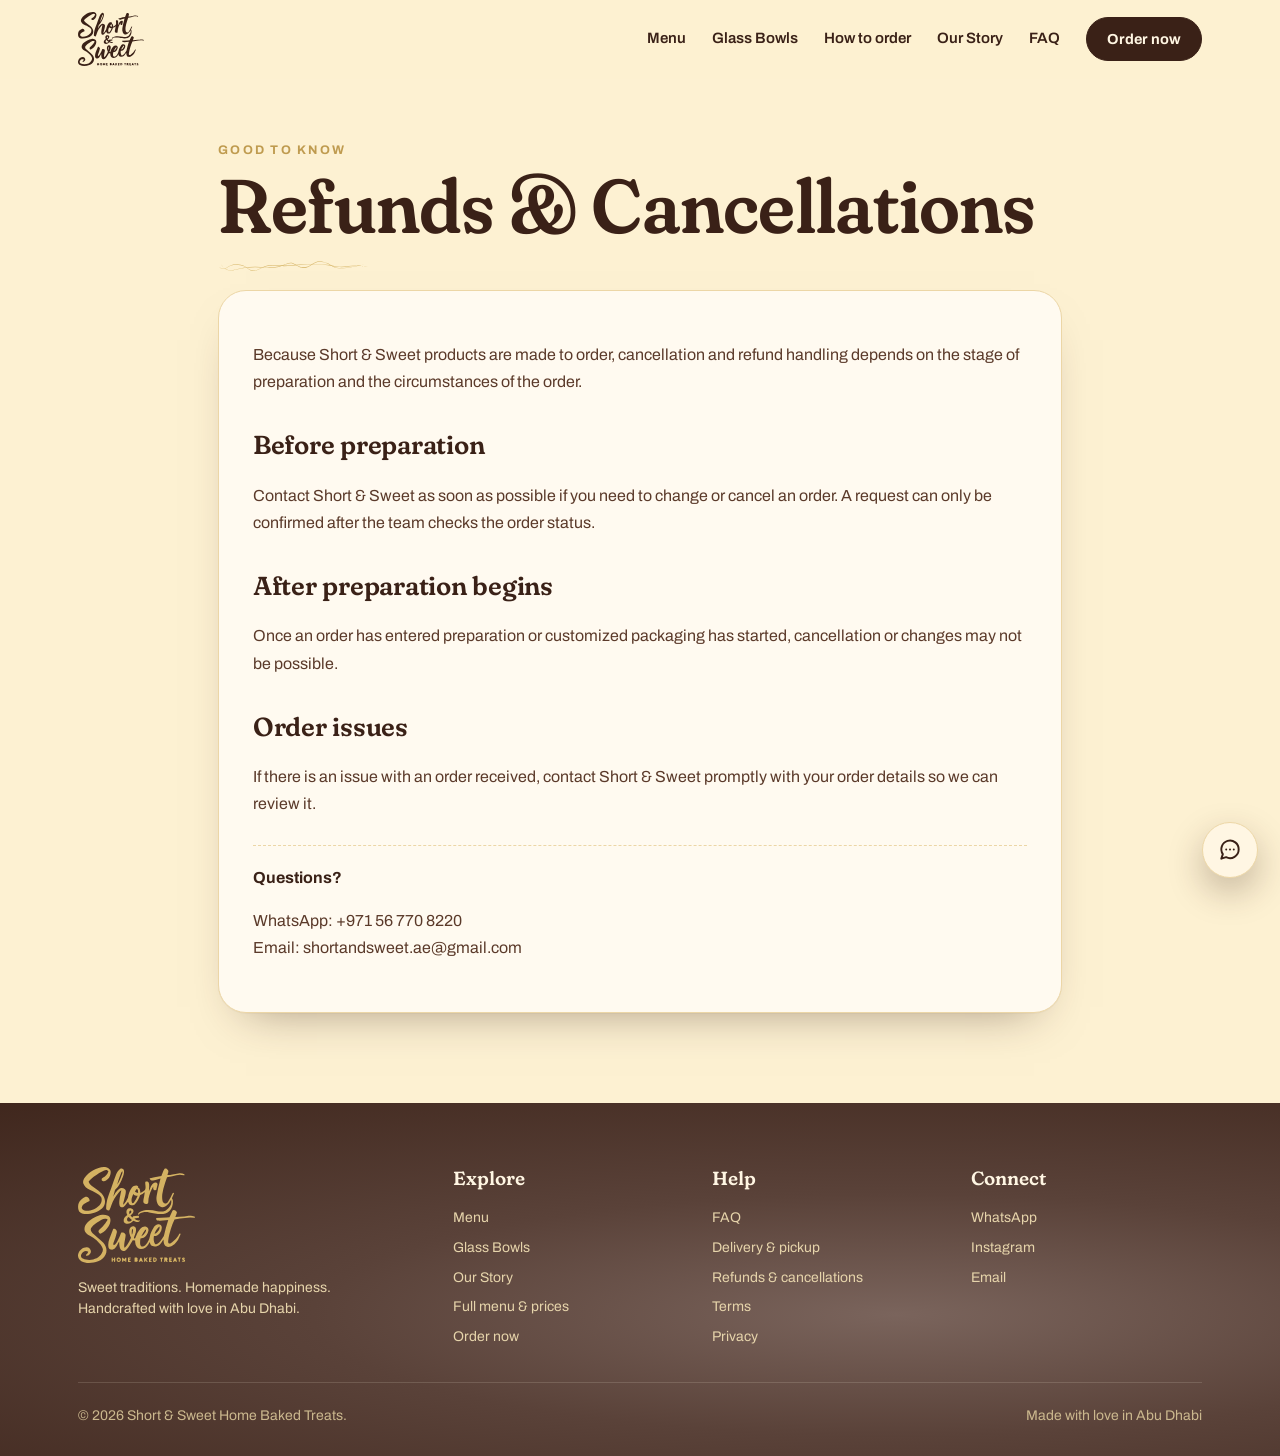
<file: refunds.html>
<!doctype html>
<html lang="en">
<head>
<meta charset="utf-8">
<meta name="viewport" content="width=device-width,initial-scale=1">
<meta name="theme-color" content="#fdf1d2">
<title>Refunds & Cancellations — Short & Sweet</title>
<link rel="icon" href="assets/favicon.svg?v=2" type="image/svg+xml"><link rel="icon" href="assets/favicon-32.png?v=2" type="image/png" sizes="32x32"><link rel="apple-touch-icon" href="assets/apple-touch-icon.png?v=2">
<link rel="preconnect" href="https://fonts.googleapis.com">
<link rel="preconnect" href="https://fonts.gstatic.com" crossorigin>
<link href="https://fonts.googleapis.com/css2?family=Archivo:wght@400;500;600;700;800&family=Fraunces:ital,opsz,wght,SOFT,WONK@0,9..144,400..800,0..100,0..1;1,9..144,400..800,0..100,0..1&display=swap" rel="stylesheet">
<link rel="stylesheet" href="assets/site.css">
<script src="config.js"></script><script defer src="analytics.js"></script><script defer src="assets/site.js"></script>
</head>
<body class="has-mobile-order">
<nav class="site-nav"><div class="wrap nav">
  <a class="brand" href="index.html" aria-label="Short & Sweet home"><img src="assets/logo-brown.svg" alt="Short & Sweet Home Baked Treats"></a>
  <div class="links"><a href="index.html#menu">Menu</a><a href="index.html#bowls">Glass Bowls</a><a href="index.html#how">How to order</a><a href="our-story.html">Our Story</a><a href="index.html#faq">FAQ</a><a class="btn" href="checkout.html">Order now</a></div>
  <button class="menu-btn" aria-label="Open menu" aria-expanded="false" aria-controls="mobileMenu"><svg viewBox="0 0 24 24" fill="none" stroke="currentColor" stroke-width="2" stroke-linecap="round"><path d="M4 7h16M4 12h16M4 17h10"/></svg></button>
</div></nav>
<div id="mobileMenu" class="mobile-menu"><a href="index.html">Home</a><a href="index.html#menu">Menu</a><a href="our-story.html">Our Story</a><a href="index.html#faq">FAQ</a><a href="checkout.html">Order now</a></div>
<main class="wrap" style="max-width:900px">
<header class="page-hero"><div class="eyebrow">Good to know</div><h1>Refunds & Cancellations</h1><img class="swirl" src="assets/swirl.svg" alt=""></header>
<article class="page-card"><p>Because Short & Sweet products are made to order, cancellation and refund handling depends on the stage of preparation and the circumstances of the order.</p><h2>Before preparation</h2><p>Contact Short & Sweet as soon as possible if you need to change or cancel an order. A request can only be confirmed after the team checks the order status.</p><h2>After preparation begins</h2><p>Once an order has entered preparation or customized packaging has started, cancellation or changes may not be possible.</p><h2>Order issues</h2><p>If there is an issue with an order received, contact Short & Sweet promptly with your order details so we can review it.</p><div class="contact" style="margin-top:28px;padding-top:20px;border-top:1px dashed var(--line)"><b>Questions?</b><p>WhatsApp: <a href="https://wa.me/971567708220">+971 56 770 8220</a><br>Email: <a href="mailto:shortandsweet.ae@gmail.com">shortandsweet.ae@gmail.com</a></p></div></article>
</main>
<footer class="site-footer"><div class="wrap">
  <div class="footer-grid">
    <div><img class="logo" src="assets/logo.svg" alt="Short & Sweet Home Baked Treats"><p>Sweet traditions. Homemade happiness.<br>Handcrafted with love in Abu Dhabi.</p></div>
    <div class="footer-links"><strong>Explore</strong><a href="index.html#menu">Menu</a><a href="index.html#bowls">Glass Bowls</a><a href="our-story.html">Our Story</a><a href="products.html">Full menu &amp; prices</a><a href="checkout.html">Order now</a></div>
    <div class="footer-links"><strong>Help</strong><a href="index.html#faq">FAQ</a><a href="delivery.html">Delivery &amp; pickup</a><a href="refunds.html">Refunds &amp; cancellations</a><a href="terms.html">Terms</a><a href="privacy.html">Privacy</a></div>
    <div class="footer-links"><strong>Connect</strong><a href="https://wa.me/971567708220" target="_blank" rel="noopener">WhatsApp</a><a href="https://www.instagram.com/shortnsweet.ae/" target="_blank" rel="noopener">Instagram</a><a href="mailto:shortandsweet.ae@gmail.com">Email</a></div>
  </div>
  <div class="footer-bottom"><span>© <span data-year>2026</span> Short &amp; Sweet Home Baked Treats.</span><span>Made with love in Abu Dhabi</span></div>
</div></footer>
<a class="wa-float" aria-label="Chat on WhatsApp" href="https://wa.me/971567708220?text=Hi%20Short%20%26%20Sweet!" target="_blank" rel="noopener"><svg viewBox="0 0 24 24" fill="none" stroke="currentColor" stroke-width="1.8" stroke-linecap="round" stroke-linejoin="round"><path d="M20 11.5a8 8 0 0 1-11.6 7.1L4 20l1.4-4.2A8 8 0 1 1 20 11.5z"/><path d="M8.5 11.5h.01M12 11.5h.01M15.5 11.5h.01"/></svg></a>
<a class="mobile-order" href="checkout.html">Start your order</a>
</body>
</html>
</file>
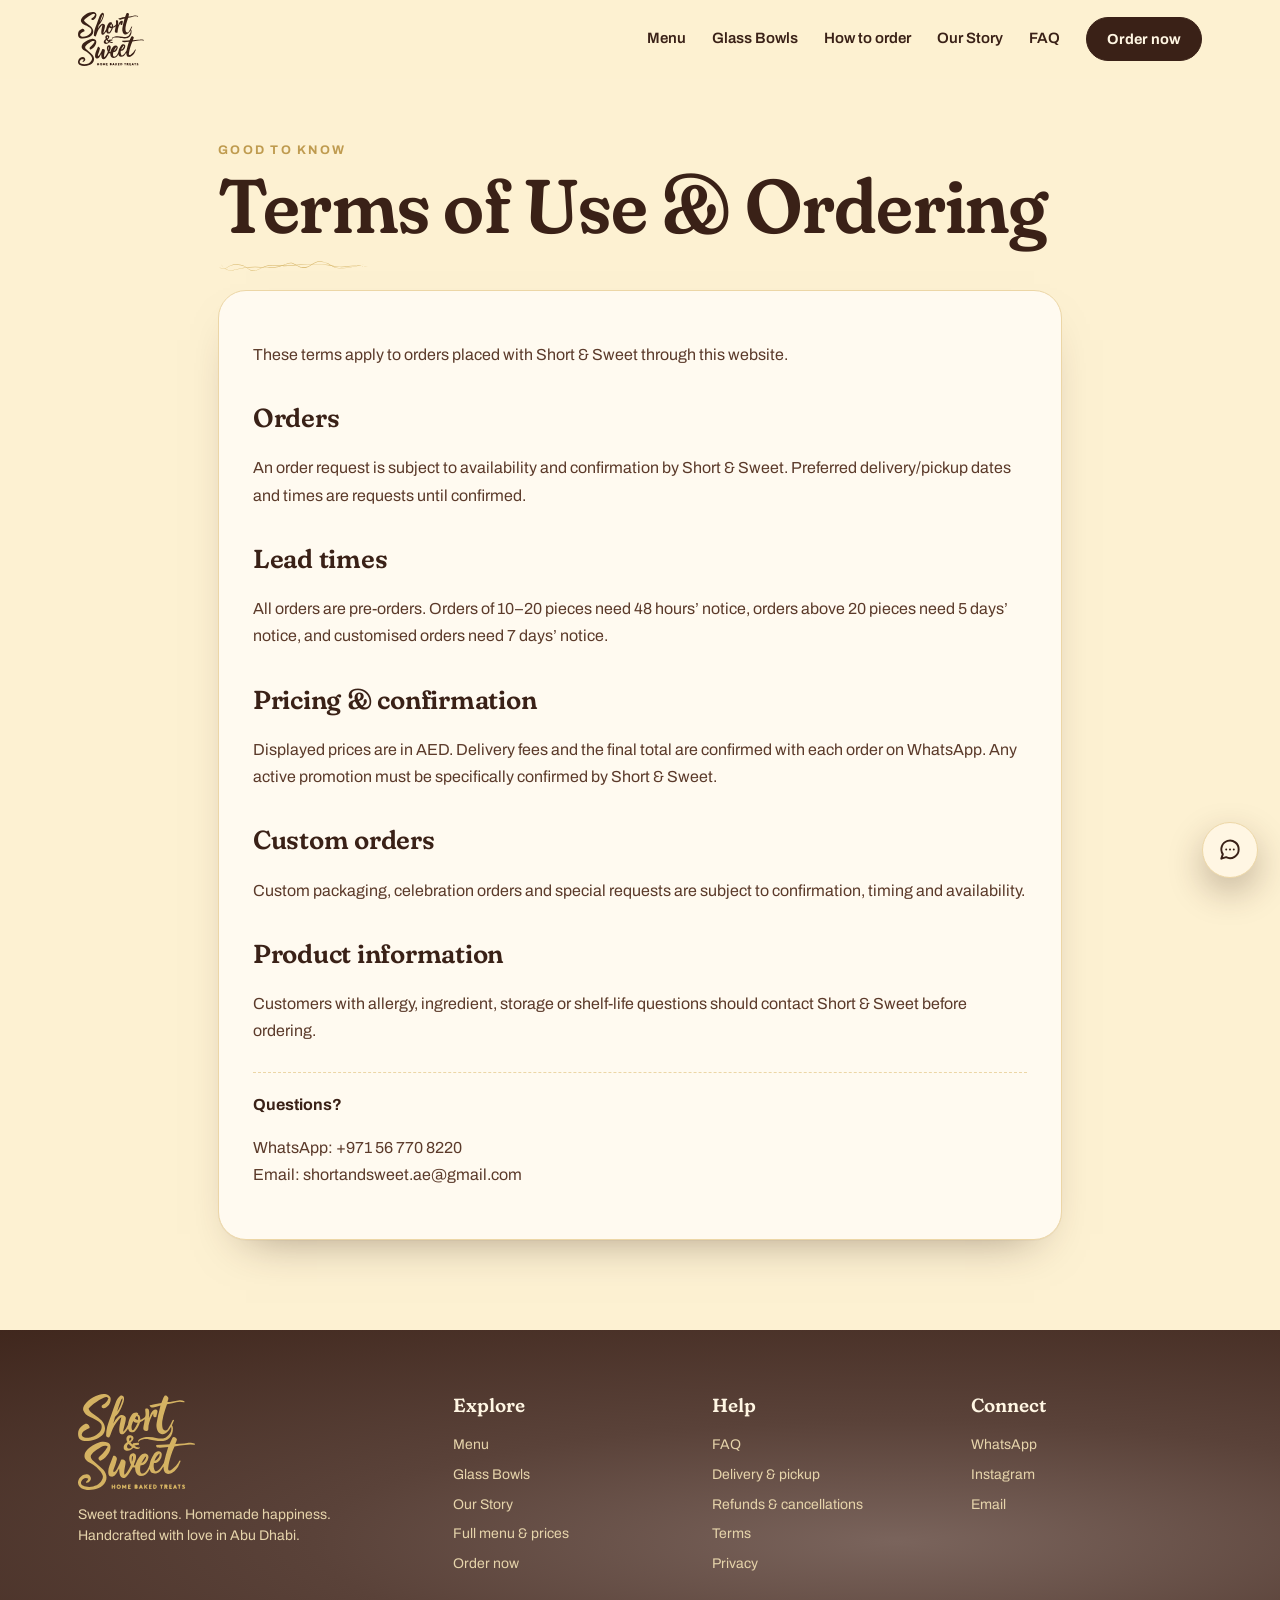
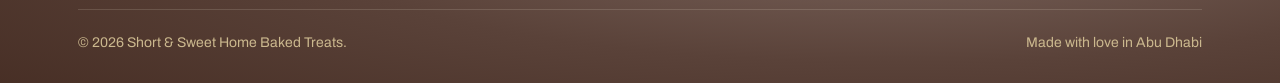
<file: terms.html>
<!doctype html>
<html lang="en">
<head>
<meta charset="utf-8">
<meta name="viewport" content="width=device-width,initial-scale=1">
<meta name="theme-color" content="#fdf1d2">
<title>Terms — Short & Sweet</title>
<link rel="icon" href="assets/favicon.svg?v=2" type="image/svg+xml"><link rel="icon" href="assets/favicon-32.png?v=2" type="image/png" sizes="32x32"><link rel="apple-touch-icon" href="assets/apple-touch-icon.png?v=2">
<link rel="preconnect" href="https://fonts.googleapis.com">
<link rel="preconnect" href="https://fonts.gstatic.com" crossorigin>
<link href="https://fonts.googleapis.com/css2?family=Archivo:wght@400;500;600;700;800&family=Fraunces:ital,opsz,wght,SOFT,WONK@0,9..144,400..800,0..100,0..1;1,9..144,400..800,0..100,0..1&display=swap" rel="stylesheet">
<link rel="stylesheet" href="assets/site.css">
<script src="config.js"></script><script defer src="analytics.js"></script><script defer src="assets/site.js"></script>
</head>
<body class="has-mobile-order">
<nav class="site-nav"><div class="wrap nav">
  <a class="brand" href="index.html" aria-label="Short & Sweet home"><img src="assets/logo-brown.svg" alt="Short & Sweet Home Baked Treats"></a>
  <div class="links"><a href="index.html#menu">Menu</a><a href="index.html#bowls">Glass Bowls</a><a href="index.html#how">How to order</a><a href="our-story.html">Our Story</a><a href="index.html#faq">FAQ</a><a class="btn" href="checkout.html">Order now</a></div>
  <button class="menu-btn" aria-label="Open menu" aria-expanded="false" aria-controls="mobileMenu"><svg viewBox="0 0 24 24" fill="none" stroke="currentColor" stroke-width="2" stroke-linecap="round"><path d="M4 7h16M4 12h16M4 17h10"/></svg></button>
</div></nav>
<div id="mobileMenu" class="mobile-menu"><a href="index.html">Home</a><a href="index.html#menu">Menu</a><a href="our-story.html">Our Story</a><a href="index.html#faq">FAQ</a><a href="checkout.html">Order now</a></div>
<main class="wrap" style="max-width:900px">
<header class="page-hero"><div class="eyebrow">Good to know</div><h1>Terms of Use & Ordering</h1><img class="swirl" src="assets/swirl.svg" alt=""></header>
<article class="page-card"><p>These terms apply to orders placed with Short & Sweet through this website.</p><h2>Orders</h2><p>An order request is subject to availability and confirmation by Short & Sweet. Preferred delivery/pickup dates and times are requests until confirmed.</p><h2>Lead times</h2><p>All orders are pre-orders. Orders of 10–20 pieces need 48 hours’ notice, orders above 20 pieces need 5 days’ notice, and customised orders need 7 days’ notice.</p><h2>Pricing & confirmation</h2><p>Displayed prices are in AED. Delivery fees and the final total are confirmed with each order on WhatsApp. Any active promotion must be specifically confirmed by Short & Sweet.</p><h2>Custom orders</h2><p>Custom packaging, celebration orders and special requests are subject to confirmation, timing and availability.</p><h2>Product information</h2><p>Customers with allergy, ingredient, storage or shelf-life questions should contact Short & Sweet before ordering.</p><div class="contact" style="margin-top:28px;padding-top:20px;border-top:1px dashed var(--line)"><b>Questions?</b><p>WhatsApp: <a href="https://wa.me/971567708220">+971 56 770 8220</a><br>Email: <a href="mailto:shortandsweet.ae@gmail.com">shortandsweet.ae@gmail.com</a></p></div></article>
</main>
<footer class="site-footer"><div class="wrap">
  <div class="footer-grid">
    <div><img class="logo" src="assets/logo.svg" alt="Short & Sweet Home Baked Treats"><p>Sweet traditions. Homemade happiness.<br>Handcrafted with love in Abu Dhabi.</p></div>
    <div class="footer-links"><strong>Explore</strong><a href="index.html#menu">Menu</a><a href="index.html#bowls">Glass Bowls</a><a href="our-story.html">Our Story</a><a href="products.html">Full menu &amp; prices</a><a href="checkout.html">Order now</a></div>
    <div class="footer-links"><strong>Help</strong><a href="index.html#faq">FAQ</a><a href="delivery.html">Delivery &amp; pickup</a><a href="refunds.html">Refunds &amp; cancellations</a><a href="terms.html">Terms</a><a href="privacy.html">Privacy</a></div>
    <div class="footer-links"><strong>Connect</strong><a href="https://wa.me/971567708220" target="_blank" rel="noopener">WhatsApp</a><a href="https://www.instagram.com/shortnsweet.ae/" target="_blank" rel="noopener">Instagram</a><a href="mailto:shortandsweet.ae@gmail.com">Email</a></div>
  </div>
  <div class="footer-bottom"><span>© <span data-year>2026</span> Short &amp; Sweet Home Baked Treats.</span><span>Made with love in Abu Dhabi</span></div>
</div></footer>
<a class="wa-float" aria-label="Chat on WhatsApp" href="https://wa.me/971567708220?text=Hi%20Short%20%26%20Sweet!" target="_blank" rel="noopener"><svg viewBox="0 0 24 24" fill="none" stroke="currentColor" stroke-width="1.8" stroke-linecap="round" stroke-linejoin="round"><path d="M20 11.5a8 8 0 0 1-11.6 7.1L4 20l1.4-4.2A8 8 0 1 1 20 11.5z"/><path d="M8.5 11.5h.01M12 11.5h.01M15.5 11.5h.01"/></svg></a>
<a class="mobile-order" href="checkout.html">Start your order</a>
</body>
</html>
</file>
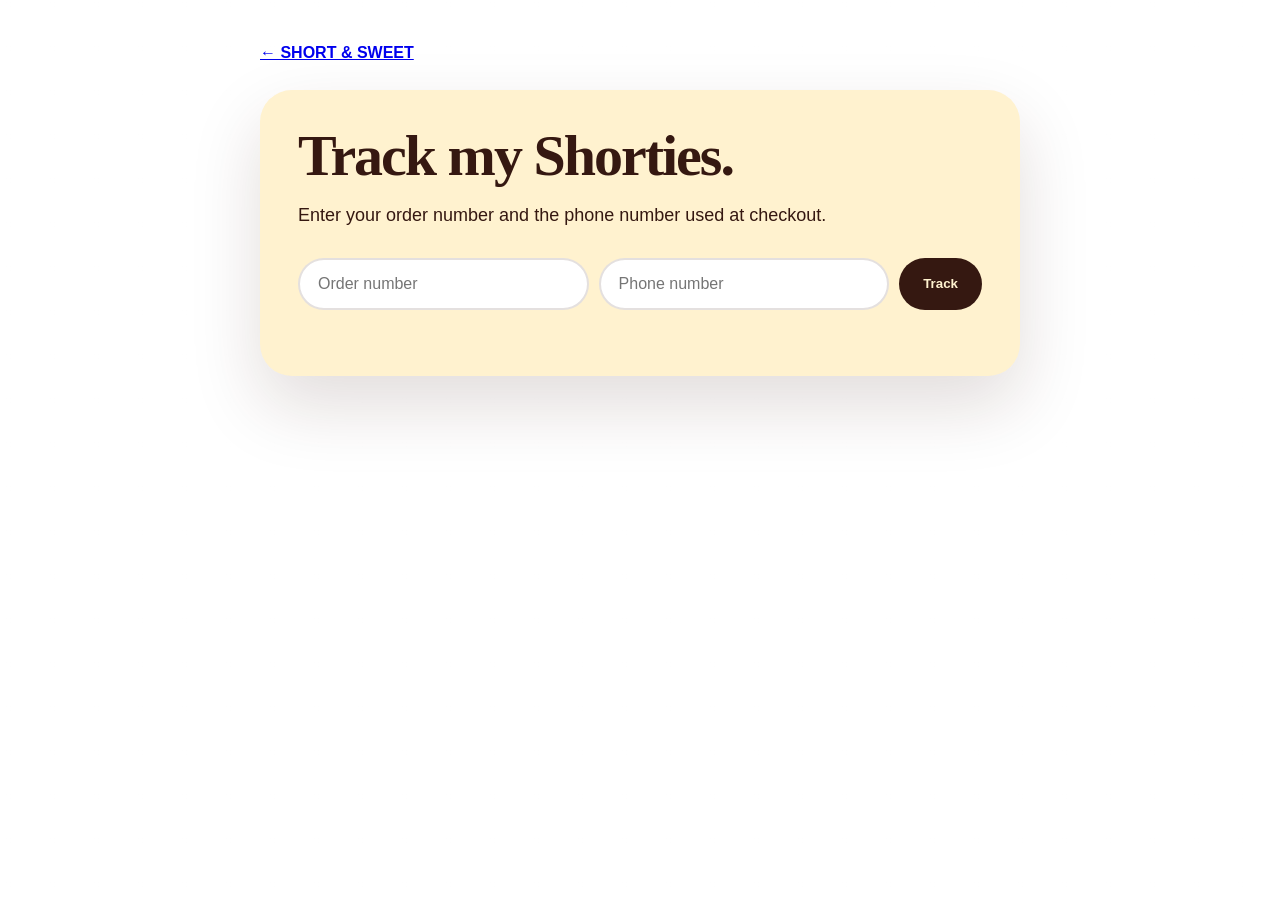
<file: track.html>
<!doctype html>
<html lang="en"><head><meta charset="utf-8"><meta name="viewport" content="width=device-width,initial-scale=1"><title>Track My Shorties — Short & Sweet</title><link rel="icon" href="assets/favicon.svg?v=2" type="image/svg+xml"><link rel="icon" href="assets/favicon-32.png?v=2" type="image/png" sizes="32x32"><link rel="apple-touch-icon" href="assets/apple-touch-icon.png?v=2"><script src="config.js"></script><script defer src="analytics.js"></script>
<style>
:root{--brown:#351811;--gold:#d8b35d;--beige:#ead7a1;--cream:#fff2cf}
*{box-sizing:border-box}body{margin:0;min-height:100vh;background:linear-gradient(135deg,var(--beige),#f6e7ba);font-family:Arial,sans-serif;color:var(--brown);background-image:radial-gradient(circle at 20% 10%,rgba(255,255,255,.18) 0 2px,transparent 3px);background-size:44px 44px}.wrap{width:min(92%,760px);margin:auto;padding:44px 0 70px}.back{font-weight:900}.card{background:var(--cream);padding:38px;border-radius:32px;box-shadow:0 30px 70px #35181125;margin-top:28px}h1{font-family:Georgia,'Times New Roman',serif;font-size:clamp(40px,8vw,58px);letter-spacing:-2px;line-height:.95;margin:0 0 10px}.lead{font-size:18px;line-height:1.6}.lookup{display:grid;grid-template-columns:1fr 1fr auto;gap:10px;margin:28px 0}.lookup input{padding:15px 18px;border:2px solid #35181122;border-radius:999px;background:white;font-size:16px;min-width:0}.lookup button{border:0;border-radius:999px;padding:0 24px;background:var(--brown);color:var(--cream);font-weight:900}.message{padding:17px 20px;border-radius:18px;background:#fff8e8}.status{background:var(--brown);color:var(--cream);border-radius:26px;padding:28px}.status-top{display:flex;justify-content:space-between;gap:16px}.status h2{font-size:30px;margin:8px 0}.badge{background:var(--gold);color:var(--brown);padding:7px 11px;border-radius:999px;font-size:12px;font-weight:900;height:max-content}.steps{display:grid;grid-template-columns:repeat(6,1fr);gap:6px;margin:24px 0 10px}.step{height:8px;border-radius:9px;background:#ffffff30}.step.on{background:var(--gold)}.labels{display:grid;grid-template-columns:repeat(6,1fr);gap:6px;font-size:9px;text-align:center;opacity:.85}.icons{display:grid;grid-template-columns:repeat(6,1fr);gap:6px;text-align:center;font-size:20px;margin-top:14px}.icons span{opacity:.35;transition:transform .2s ease,opacity .2s ease}.icons span.on{opacity:1;transform:scale(1.12)}.meta{margin-top:18px;padding-top:18px;border-top:1px solid #ffffff22;line-height:1.7;font-size:14px}@media(max-width:650px){.lookup{grid-template-columns:1fr}.lookup button{padding:14px}.labels{display:none}.card{padding:26px}}
</style></head><body><div class="wrap"><a class="back" href="index.html">← SHORT & SWEET</a><div class="card"><h1>Track my Shorties.</h1><p class="lead">Enter your order number and the phone number used at checkout.</p><div class="lookup"><input id="id" placeholder="Order number"><input id="phone" placeholder="Phone number"><button onclick="show()">Track</button></div><div id="result"></div></div></div>
<script>
const API=(window.SHORT_SWEET_API||"").replace(/\/$/,"");
const copy={
  received:["Order received! 🤎","We have your order and will confirm the details with you on WhatsApp."],
  confirmed:["Your order is confirmed ✨","Everything is confirmed and your order is in our schedule."],
  preparing:["Your Shorties are getting made! 🍪","Your treats are being prepared."],
  ready:["Your Shorties are dressed & ready 🤎","Everything is packed and ready for pickup or the next delivery step."],
  delivery:["Your Shorties are running your way! 🏃🍪","Your order is out for delivery."],
  delivered:["Shorties have landed. Enjoyyy! 🤎","Your order has been delivered."],
  cancelled:["Order cancelled","Please contact Short & Sweet if you need help."]
};
const rank={received:0,confirmed:1,preparing:2,ready:3,delivery:4,delivered:5};
const labels=["Received","Confirmed","Preparing","Ready","On the way","Delivered"];
const icons=["🤎","✨","🍪","🎁","🏃","🤎"];
function esc(v){return String(v??"").replace(/[&<>"']/g,m=>({"&":"&amp;","<":"&lt;",">":"&gt;","\"":"&quot;","'":"&#039;"}[m]))}
function result(h){document.getElementById("result").innerHTML=h}
async function show(){
  const id=document.getElementById("id").value.trim().toUpperCase(),phone=document.getElementById("phone").value.trim();
  if(!id||!phone){result('<div class="message">Enter both your order number and phone number.</div>');return}
  if(!API){result('<div class="message">For order updates, please <a href="https://wa.me/971567708220?text=Hi%20Short%20%26%20Sweet!%20I%27d%20like%20an%20update%20on%20my%20order." target="_blank" rel="noopener">message us on WhatsApp</a>.</div>');return}
  result('<div class="message">Checking your order...</div>');
  try{
    const r=await fetch(API+"/orders/"+encodeURIComponent(id)+"?phone="+encodeURIComponent(phone)),o=await r.json();
    if(!r.ok)throw new Error(o.error||"Order not found.");
    const state=copy[o.status]?o.status:"received",c=copy[state],items=(o.items||[]).map(x=>x.qty+" × "+(x.name||x.sku)).join(", ");
    const pos=rank[state]??0,fee=Number(o.delivery_fee||0),total=Number(o.total_aed||0),subtotal=Number(o.subtotal_aed??total-fee);
    result('<div class="status"><div class="status-top"><div><small>ORDER #'+esc(o.order_number)+'</small><h2>'+c[0]+'</h2><p>'+c[1]+'</p></div><span class="badge">'+esc(labels[pos]||state.toUpperCase())+'</span></div>'+
      (state==="cancelled"?'':'<div class="icons">'+icons.map((x,i)=>'<span class="'+(i<=pos?'on':'')+'">'+x+'</span>').join("")+'</div><div class="steps">'+labels.map((_,i)=>'<span class="step '+(i<=pos?'on':'')+'"></span>').join("")+'</div><div class="labels">'+labels.map(x=>'<span>'+x+'</span>').join("")+'</div>')+
      '<div class="meta"><div><b>Method:</b> '+esc(o.fulfillment_type||"delivery")+'</div><div><b>Order:</b> '+esc(items)+'</div><div><b>Subtotal:</b> AED '+esc(subtotal)+'</div>'+(fee?'<div><b>Delivery:</b> AED '+esc(fee)+'</div>':'')+'<div><b>Total:</b> AED '+esc(total)+'</div>'+(o.preferred_date?'<div><b>Date:</b> '+esc(o.preferred_date)+(o.preferred_time?' · '+esc(o.preferred_time):'')+'</div>':'')+'</div></div>');
  }catch(e){result('<div class="message">'+esc(e.message||"We couldn’t find that order.")+'</div>')}
}
const p=new URLSearchParams(location.search);
if(p.get("order"))document.getElementById("id").value=p.get("order");
if(p.get("phone"))document.getElementById("phone").value=p.get("phone");
if(p.get("order")&&p.get("phone"))show();
</script></body></html>
</file>
<file: assets/site.css>
/* Short & Sweet — shared site styles (colours and type follow the menu brochure + logo) */
:root{
  --bg:#fdf1d2; --cream:#fff6e3; --card:#fffaf0; --field:#fffdf8;
  --gold:#d4b262; --gold-2:#bf9b4f; --gold-soft:#f4dd9d; --tan:#ecd197; --line:#ecd6a6;
  --brown:#3a2117; --brown-2:#5b3a2a; --muted:#7a5b47; --danger:#a3402a; --ok:#5f7d3e;
  --display:"Fraunces",Georgia,"Times New Roman",serif;
  --body:"Archivo",system-ui,-apple-system,"Segoe UI",Roboto,sans-serif;
  --ease:cubic-bezier(.2,.8,.2,1);
  --shadow:0 1px 0 rgba(58,33,23,.03),0 22px 46px -28px rgba(58,33,23,.5);
  --radius:24px;
  --brown-grad:radial-gradient(120% 90% at 70% 60%,#7a645c 0%,#5a4239 38%,#3a2117 100%);
  --gold-grad:radial-gradient(70% 80% at 50% 45%,#fbe39a 0%,#ecc97c 45%,#d4b262 100%);
  color-scheme:light;
}
*{box-sizing:border-box}
html{scroll-behavior:smooth;-webkit-text-size-adjust:100%}
body{margin:0;background:var(--bg);color:var(--brown);font:400 16px/1.55 var(--body);-webkit-font-smoothing:antialiased}
a{color:inherit;text-decoration:none}
img{max-width:100%;display:block}
button,input,select,textarea{font:inherit;color:inherit}
button{cursor:pointer;-webkit-tap-highlight-color:transparent}
[hidden]{display:none!important}
.display,h1,h2,h3{font-family:var(--display);font-variation-settings:"SOFT" 100,"WONK" 1;font-optical-sizing:auto;font-weight:600;letter-spacing:-.01em}
.wrap{max-width:1180px;margin:0 auto;padding:0 28px}
.eyebrow{font:700 12.5px/1.2 var(--body);letter-spacing:.18em;text-transform:uppercase;color:var(--gold-2)}
.section-title{font-size:clamp(38px,5.4vw,64px);line-height:1;margin:10px 0 16px}
.section-title em{font-style:italic;color:var(--gold-2)}
.sub{font-size:18px;max-width:640px;line-height:1.6;color:var(--brown-2);margin:0}
section{padding:96px 0}
.swirl{display:block;width:150px;height:14px;color:var(--gold)}

/* buttons */
.btn{display:inline-flex;align-items:center;justify-content:center;gap:8px;height:50px;padding:0 24px;border-radius:999px;border:1.5px solid var(--brown);background:var(--brown);color:var(--cream);font-weight:700;font-size:15.5px;white-space:nowrap;transition:transform .18s var(--ease),box-shadow .25s,background .2s,color .2s,border-color .2s}
.btn:hover{transform:translateY(-2px);box-shadow:0 14px 28px -14px rgba(58,33,23,.7)}
.btn:active{transform:scale(.97)}
.btn.ghost{background:transparent;color:var(--brown);border-color:var(--gold)}
.btn.ghost:hover{border-color:var(--brown);background:var(--cream)}
.btn.gold{background:var(--gold);border-color:var(--gold);color:var(--brown)}
.btn.light{background:var(--cream);border-color:var(--cream);color:var(--brown)}
.btn.outline-light{background:transparent;border-color:rgba(255,246,227,.45);color:var(--cream)}
.btn.outline-light:hover{border-color:var(--cream)}
.actions{display:flex;gap:12px;flex-wrap:wrap;margin-top:28px}
.text-link{font-weight:700;text-decoration:underline;text-decoration-color:var(--gold);text-underline-offset:4px;text-decoration-thickness:2px}

/* announcement + nav */
.announce{background:var(--brown);color:var(--cream);text-align:center;padding:9px 18px;font-size:12.5px;font-weight:600;letter-spacing:.04em}
.announce a{text-decoration:underline;text-decoration-color:var(--gold);text-underline-offset:3px}
.site-nav{position:sticky;top:0;z-index:40;background:rgba(253,241,210,.9);-webkit-backdrop-filter:saturate(1.4) blur(12px);backdrop-filter:saturate(1.4) blur(12px);border-bottom:1px solid transparent;transition:border-color .25s}
.site-nav.scrolled{border-bottom-color:var(--line)}
.nav{height:78px;display:flex;align-items:center;justify-content:space-between;gap:20px}
.brand{display:flex;align-items:center;flex:none}
.brand img{height:54px;width:auto}
.links{display:flex;gap:26px;align-items:center;font-weight:600;font-size:15px}
.links a:not(.btn){position:relative}
.links a:not(.btn)::after{content:"";position:absolute;left:0;right:0;bottom:-5px;height:2px;border-radius:2px;background:var(--gold);transform:scaleX(0);transition:transform .25s var(--ease)}
.links a:not(.btn):hover::after,.links a[aria-current="page"]::after{transform:scaleX(1)}
.links .btn{height:44px;padding:0 20px;font-size:14.5px}
.menu-btn{display:none;width:44px;height:44px;border-radius:14px;border:1.5px solid var(--line);background:var(--cream);place-items:center}
.menu-btn svg{width:20px;height:20px}
.mobile-menu{display:none;position:fixed;left:12px;right:12px;top:90px;z-index:55;background:var(--cream);padding:18px 22px;border-radius:22px;border:1.5px solid var(--line);box-shadow:0 30px 60px -20px rgba(58,33,23,.45)}
.mobile-menu.open{display:grid;gap:4px}
.mobile-menu a{font:600 22px/1.2 var(--display);font-variation-settings:"SOFT" 100,"WONK" 1;padding:10px 0;border-bottom:1px dashed var(--line)}
.mobile-menu a:last-child{border-bottom:0}

/* reveal on scroll */
.reveal{opacity:0;transform:translateY(22px);transition:opacity .7s var(--ease),transform .7s var(--ease)}
.reveal.visible{opacity:1;transform:none}

/* floating WhatsApp + mobile order */
.wa-float{position:fixed;right:22px;bottom:22px;z-index:70;width:56px;height:56px;border-radius:50%;display:grid;place-items:center;background:var(--cream);color:var(--brown);box-shadow:0 14px 35px rgba(58,33,23,.28);border:1.5px solid var(--line);transition:transform .2s var(--ease)}
.wa-float:hover{transform:scale(1.06)}
.wa-float svg{width:26px;height:26px}
.mobile-order{display:none;position:fixed;left:14px;right:84px;bottom:16px;z-index:60;height:54px;align-items:center;justify-content:center;background:var(--brown);color:var(--cream);border-radius:999px;font-weight:700;box-shadow:0 15px 35px rgba(58,33,23,.35)}

/* footer */
.site-footer{background:var(--brown-grad);background-color:var(--brown);color:#e6d4ab;padding:64px 0 30px;font-size:14px}
.footer-grid{display:grid;grid-template-columns:1.5fr 1fr 1fr 1fr;gap:28px;margin-bottom:34px}
.footer-grid .logo{height:96px;width:auto;margin-bottom:14px}
.footer-grid strong{display:block;color:var(--cream);font:600 19px/1.2 var(--display);font-variation-settings:"SOFT" 100,"WONK" 1;margin-bottom:10px}
.footer-links{display:grid;gap:8px;align-content:start}
.footer-links a:hover{color:var(--cream)}
.footer-bottom{display:flex;justify-content:space-between;gap:16px;flex-wrap:wrap;border-top:1px solid rgba(255,246,227,.14);padding-top:22px;color:#cbb88e}

/* simple content pages (policies, delivery) */
.page-hero{padding:64px 0 18px}
.page-hero h1{font-size:clamp(44px,7vw,76px);line-height:1;margin:10px 0 14px}
.page-card{background:var(--card);border:1.5px solid var(--line);border-radius:28px;padding:34px;box-shadow:var(--shadow);margin-bottom:90px}
.page-card h2{font-size:26px;margin:30px 0 8px}
.page-card h2:first-child{margin-top:0}
.page-card p,.page-card li{line-height:1.7;color:var(--brown-2)}
.page-card .note{background:var(--cream);border:1px dashed var(--line);padding:14px 16px;border-radius:16px}

@media(max-width:960px){
  .links{display:none}
  .menu-btn{display:grid}
  .footer-grid{grid-template-columns:1fr 1fr}
  .mobile-order{display:flex}
  .wa-float{bottom:16px;right:14px;width:54px;height:54px}
  body.has-mobile-order{padding-bottom:84px}
  section{padding:76px 0}
}
@media(max-width:620px){
  .wrap{padding:0 18px}
  .brand img{height:46px}
  .nav{height:70px}
  .mobile-menu{top:82px}
  .footer-grid{grid-template-columns:1fr}
  .page-card{padding:24px 20px}
  .sub{font-size:17px}
}
@media(prefers-reduced-motion:reduce){*,*::before,*::after{animation-duration:.01ms!important;transition-duration:.01ms!important;scroll-behavior:auto!important}.reveal{opacity:1;transform:none}}
</file>
